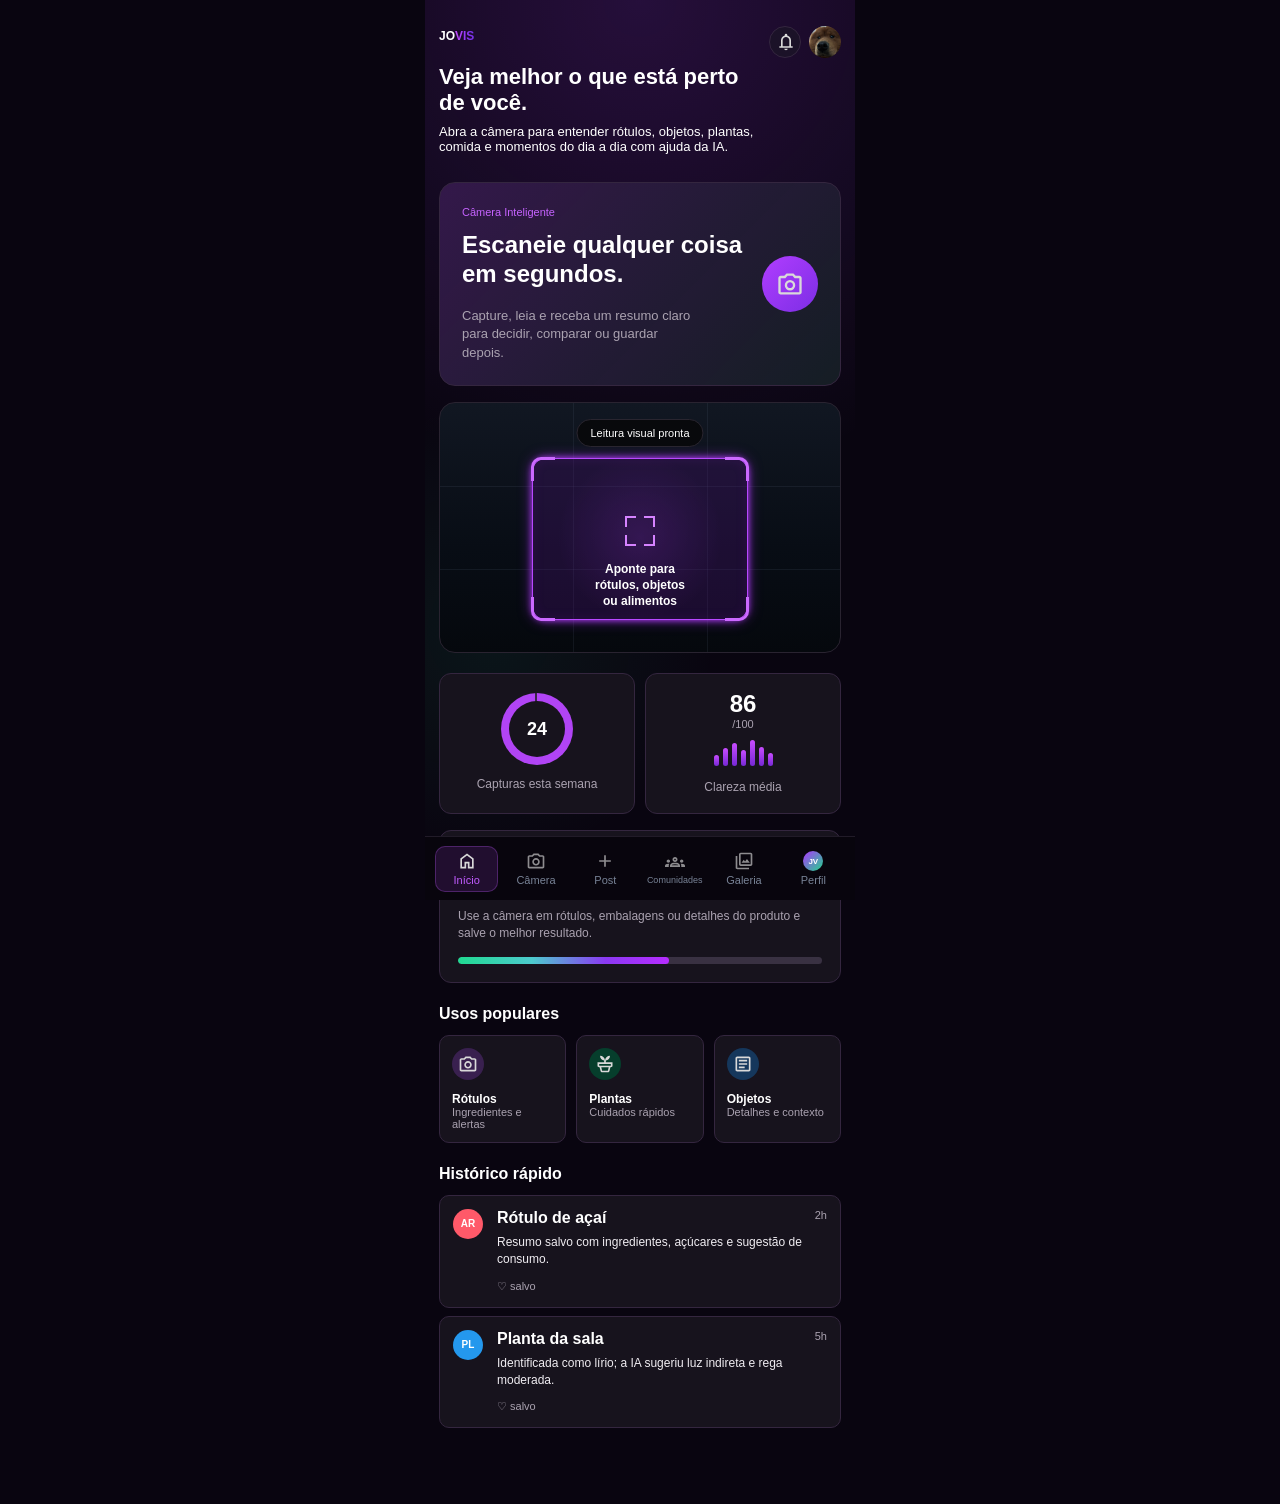
<file: index.html>
<!doctype html>
<html lang="pt-BR">
<head>
  <meta charset="utf-8">
  <meta name="viewport" content="width=device-width, initial-scale=1">
  <title>JOVIS</title>
  <link rel="stylesheet" href="styles.css">
</head>
<body>
  <div class="app-shell home-page">
    <header class="top-header">
      <div>
        <a class="logo logo-small" href="index.html"><span>JO</span><span class="gradient-text">VIS</span></a>
        <h1>Veja melhor o que está perto de você.</h1>
        <p>Abra a câmera para entender rótulos, objetos, plantas, comida e momentos do dia a dia com ajuda da IA.</p>
      </div>
      <div class="header-actions">
        <button class="round-button" aria-label="Notificacoes"><img class="icon" src="src/icons/notifications.svg" alt="" aria-hidden="true"></button>
        <a class="avatar" href="profile.html" aria-label="Abrir perfil"><img src="src/images/profile-pic.jpeg" alt=""></a>
      </div>
    </header>

    <main class="dashboard">
      <section class="scan-card home-hero-card">
        <div>
          <p class="eyebrow">Câmera Inteligente</p>
          <h2>Escaneie qualquer coisa<br>em segundos.</h2>
          <p>Capture, leia e receba um resumo claro para decidir, comparar ou guardar depois.</p>
        </div>
        <a class="camera-action" href="camera-scan.html" aria-label="Abrir camera"><img class="icon icon-large" src="src/icons/photo_camera.svg" alt="" aria-hidden="true"></a>
      </section>

      <section class="home-camera-preview" aria-label="Previa da camera JOVIS">
        <div class="scan-pill">Leitura visual pronta</div>
        <span class="grid-line v one"></span><span class="grid-line v two"></span>
        <span class="grid-line h one"></span><span class="grid-line h two"></span>
        <div class="scan-target">
          <span class="corner tl"></span><span class="corner tr"></span><span class="corner bl"></span><span class="corner br"></span>
          <div class="focus-icon"><span></span><span></span><span></span><span></span></div>
          <p>Aponte para<br>rótulos, objetos<br>ou alimentos</p>
        </div>
      </section>

      <section class="stats-grid">
        <article class="stat-card center">
          <div class="progress-ring"><span>24</span></div>
          <p>Capturas esta semana</p>
        </article>
        <article class="stat-card center">
          <div class="score-number">86</div>
          <div class="score-denominator">/100</div>
          <div class="mini-bars"><span></span><span></span><span></span><span></span><span></span><span></span><span></span></div>
          <p>Clareza média</p>
        </article>
      </section>

      <section class="challenge-card">
        <p class="eyebrow">Sugestão de hoje</p>
        <h2>Compare duas opções antes de comprar</h2>
        <p>Use a câmera em rótulos, embalagens ou detalhes do produto e salve o melhor resultado.</p>
        <div class="progress-track"><span style="width: 58%"></span></div>
      </section>

      <section>
        <h2 class="section-title">Usos populares</h2>
        <div class="community-mini-grid">
          <a class="community-mini" href="camera-scan.html"><span class="tile purple"><img class="icon" src="src/icons/photo_camera.svg" alt="" aria-hidden="true"></span><strong>Rótulos</strong><small>Ingredientes e alertas</small></a>
          <a class="community-mini" href="camera-scan.html"><span class="tile green"><img class="icon" src="src/icons/potted_plant.svg" alt="" aria-hidden="true"></span><strong>Plantas</strong><small>Cuidados rápidos</small></a>
          <a class="community-mini" href="camera-scan.html"><span class="tile blue"><img class="icon" src="src/icons/article.svg" alt="" aria-hidden="true"></span><strong>Objetos</strong><small>Detalhes e contexto</small></a>
        </div>
      </section>

      <section>
        <h2 class="section-title">Histórico rápido</h2>
        <article class="feed-card compact-feed">
          <span class="feed-avatar red">AR</span>
          <div><div class="feed-head"><strong>Rótulo de açaí</strong><small>2h</small></div><p>Resumo salvo com ingredientes, açúcares e sugestão de consumo.</p><small class="reaction">&#9825; salvo</small></div>
        </article>
        <article class="feed-card compact-feed">
          <span class="feed-avatar cyan">PL</span>
          <div><div class="feed-head"><strong>Planta da sala</strong><small>5h</small></div><p>Identificada como lírio; a IA sugeriu luz indireta e rega moderada.</p><small class="reaction">&#9825; salvo</small></div>
        </article>
      </section>
    </main>

    <nav class="bottom-navigation">
      <a class="active" href="index.html"><img class="icon" src="src/icons/home.svg" alt="" aria-hidden="true">Início</a>
      <a href="camera-scan.html"><img class="icon" src="src/icons/photo_camera.svg" alt="" aria-hidden="true">Câmera</a>
      <a href="create-post.html"><img class="icon" src="src/icons/add.svg" alt="" aria-hidden="true">Post</a>
      <a href="communities.html"><img class="icon" src="src/icons/groups.svg" alt="" aria-hidden="true">Comunidades</a>
      <a href="gallery.html"><img class="icon" src="src/icons/photo_library.svg" alt="" aria-hidden="true">Galeria</a>
      <a href="profile.html"><span class="nav-avatar">JV</span>Perfil</a>
    </nav>
  </div>
</body>
</html>
</file>
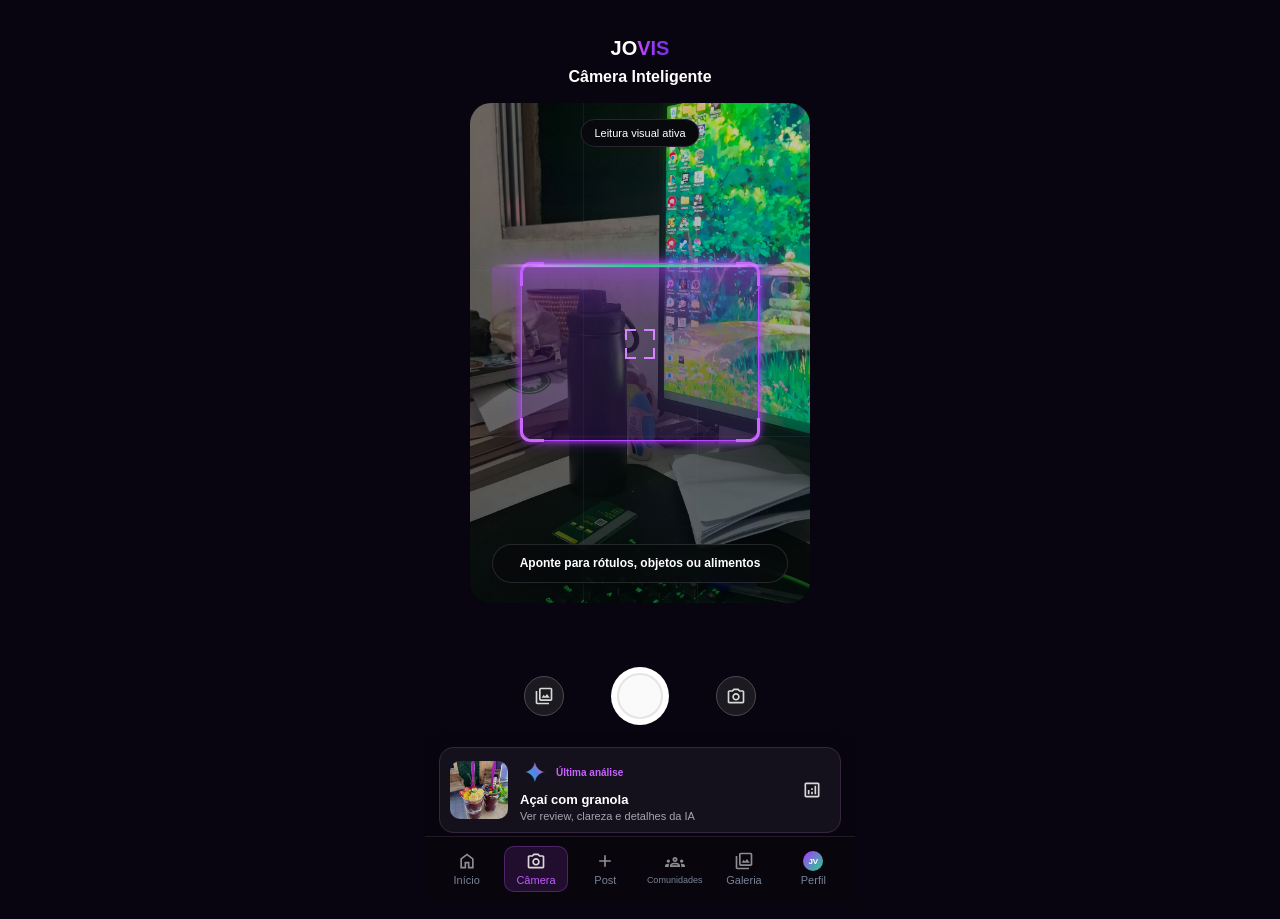
<file: camera-scan.html>
<!doctype html>
<html lang="pt-BR">
<head>
  <meta charset="utf-8">
  <meta name="viewport" content="width=device-width, initial-scale=1">
  <title>JOVIS Camera</title>
  <link rel="stylesheet" href="styles.css">
</head>
<body>
  <div class="app-shell camera-page">
    <header class="camera-header">
      <a class="logo logo-medium" href="index.html"><span>JO</span><span class="gradient-text">VIS</span></a>
      <h1>Câmera Inteligente</h1>
    </header>

    <main>
      <section class="camera-preview">
        <div class="scan-pill">Leitura visual ativa</div>
        <div class="scan-sweep" aria-hidden="true"></div>
        <span class="grid-line v one"></span><span class="grid-line v two"></span>
        <span class="grid-line h one"></span><span class="grid-line h two"></span>
        <div class="scan-target">
          <span class="corner tl"></span><span class="corner tr"></span><span class="corner bl"></span><span class="corner br"></span>
          <div class="focus-icon"><span></span><span></span><span></span><span></span></div>
        </div>
        <p class="scan-instruction">Aponte para rótulos, objetos ou alimentos</p>
      </section>

      <section class="capture-controls">
        <button class="capture-side" aria-label="Galeria"><img class="icon" src="src/icons/photo_library.svg" alt="" aria-hidden="true"></button>
        <a class="shutter" href="nutritional-result.html" aria-label="Capturar"></a>
        <button class="capture-side" aria-label="Modo camera"><img class="icon" src="src/icons/photo_camera.svg" alt="" aria-hidden="true"></button>
      </section>

      <a class="camera-result-card" href="nutritional-result.html">
        <img src="src/images/acai-toppings.jpg" alt="Acai com toppings">
        <div>
          <span><img class="icon icon-small ai-icon" src="src/icons/ai-icon.png" alt="" aria-hidden="true"> Última análise</span>
          <strong>Açaí com granola</strong>
          <small>Ver review, clareza e detalhes da IA</small>
        </div>
        <img class="icon" src="src/icons/analytics.svg" alt="" aria-hidden="true">
      </a>
    </main>

    <nav class="bottom-navigation">
      <a href="index.html"><img class="icon" src="src/icons/home.svg" alt="" aria-hidden="true">Início</a>
      <a class="active" href="camera-scan.html"><img class="icon" src="src/icons/photo_camera.svg" alt="" aria-hidden="true">Câmera</a>
      <a href="create-post.html"><img class="icon" src="src/icons/add.svg" alt="" aria-hidden="true">Post</a>
      <a href="communities.html"><img class="icon" src="src/icons/groups.svg" alt="" aria-hidden="true">Comunidades</a>
      <a href="gallery.html"><img class="icon" src="src/icons/photo_library.svg" alt="" aria-hidden="true">Galeria</a>
      <a href="profile.html"><span class="nav-avatar">JV</span>Perfil</a>
    </nav>
  </div>
  <script>
    const preview = document.querySelector(".camera-preview");
    const sweep = document.querySelector(".scan-sweep");

    if (preview && sweep && !window.matchMedia("(prefers-reduced-motion: reduce)").matches) {
      let direction = 1;
      let position = 28;

      function animateScan() {
        const limit = preview.clientHeight - sweep.offsetHeight - 28;
        position += direction * 1.8;

        if (position >= limit || position <= 28) {
          direction *= -1;
          position = Math.max(28, Math.min(position, limit));
        }

        sweep.style.transform = `translateY(${position}px)`;
        requestAnimationFrame(animateScan);
      }

      requestAnimationFrame(animateScan);
    }
  </script>
</body>
</html>
</file>
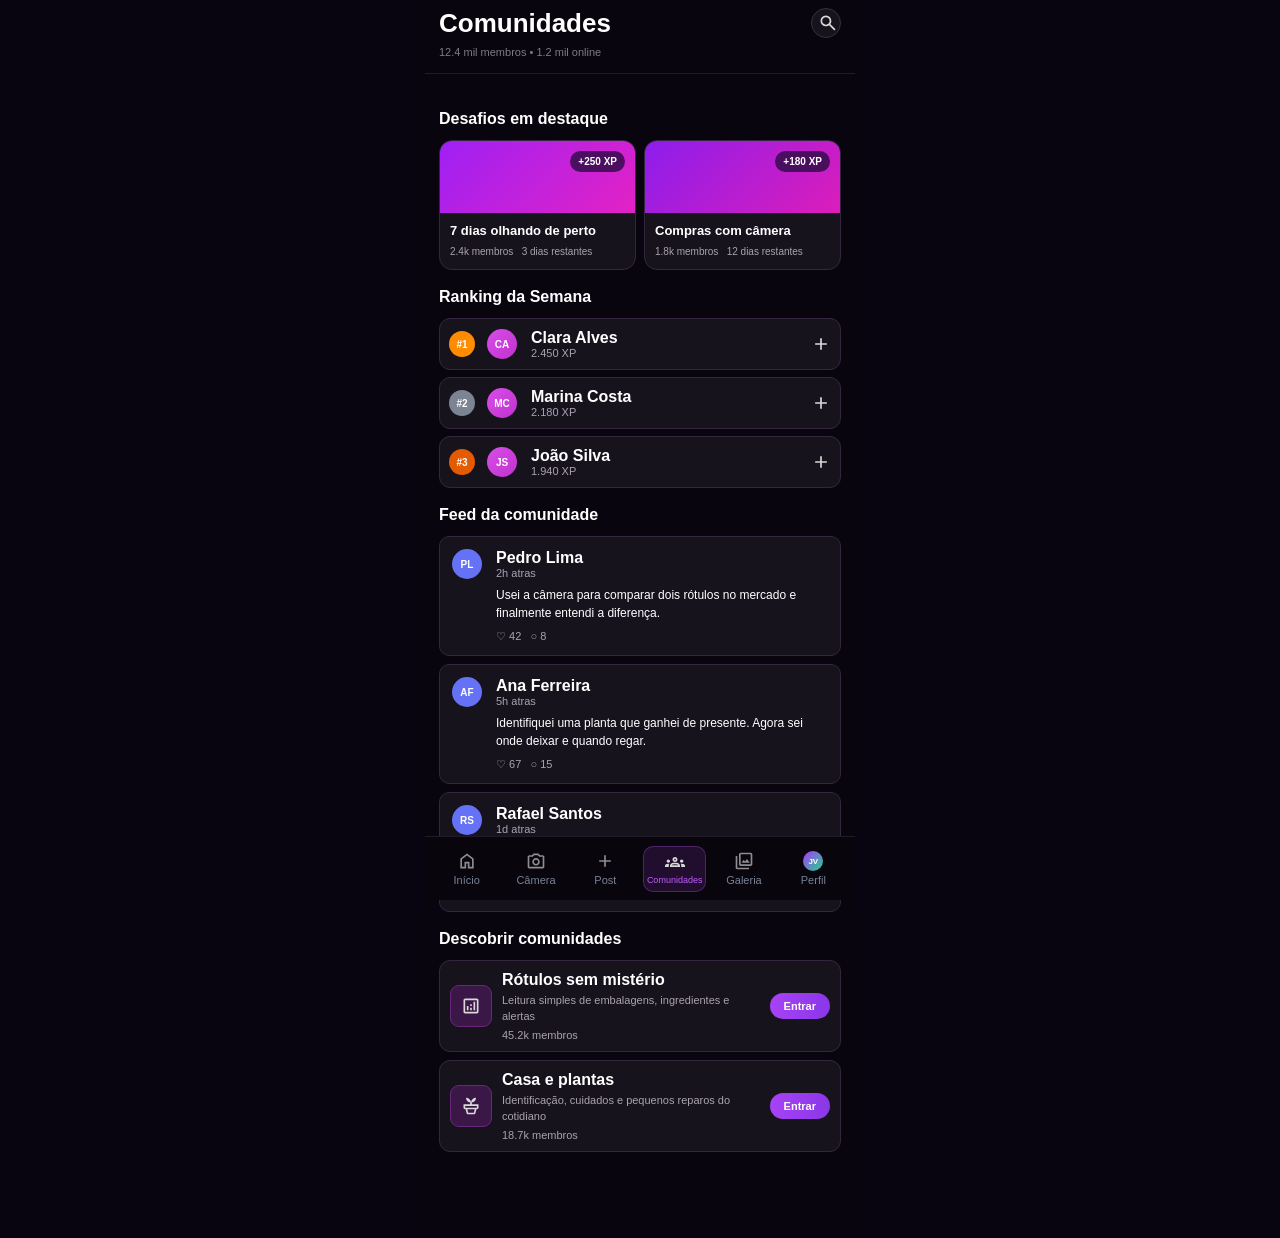
<file: communities.html>
<!doctype html>
<html lang="pt-BR">
<head>
  <meta charset="utf-8">
  <meta name="viewport" content="width=device-width, initial-scale=1">
  <title>Comunidades</title>
  <link rel="stylesheet" href="styles.css">
</head>
<body>
  <div class="app-shell communities-page">
    <header class="communities-header">
      <div>
        <h1>Comunidades</h1>
        <p>12.4 mil membros &bull; 1.2 mil online</p>
      </div>
      <button aria-label="Pesquisar"><img class="icon" src="src/icons/search.svg" alt="" aria-hidden="true"></button>
    </header>

    <main class="communities-content">
      <section>
        <h2 class="section-title">Desafios em destaque</h2>
        <div class="challenge-grid">
          <article class="featured-challenge"><div><span>+250 XP</span></div><section><h3>7 dias olhando de perto</h3><p>2.4k membros &nbsp; 3 dias restantes</p></section></article>
          <article class="featured-challenge"><div><span>+180 XP</span></div><section><h3>Compras com câmera</h3><p>1.8k membros &nbsp; 12 dias restantes</p></section></article>
        </div>
      </section>

      <section>
        <h2 class="section-title">Ranking da Semana</h2>
        <article class="ranking-row"><span class="rank first">#1</span><span class="avatar magenta">CA</span><div><strong>Clara Alves</strong><small>2.450 XP</small></div><span class="award"><img class="icon" src="src/icons/add.svg" alt="" aria-hidden="true"></span></article>
        <article class="ranking-row"><span class="rank second">#2</span><span class="avatar magenta">MC</span><div><strong>Marina Costa</strong><small>2.180 XP</small></div><span class="award"><img class="icon" src="src/icons/add.svg" alt="" aria-hidden="true"></span></article>
        <article class="ranking-row"><span class="rank third">#3</span><span class="avatar magenta">JS</span><div><strong>João Silva</strong><small>1.940 XP</small></div><span class="award"><img class="icon" src="src/icons/add.svg" alt="" aria-hidden="true"></span></article>
      </section>

      <section>
        <h2 class="section-title">Feed da comunidade</h2>
        <article class="feed-card social"><span class="feed-avatar violet-blue">PL</span><div><strong>Pedro Lima</strong><small>2h atras</small><p>Usei a câmera para comparar dois rótulos no mercado e finalmente entendi a diferença.</p><small>&#9825; 42 &nbsp; &#9675; 8</small></div></article>
        <article class="feed-card social"><span class="feed-avatar violet-blue">AF</span><div><strong>Ana Ferreira</strong><small>5h atras</small><p>Identifiquei uma planta que ganhei de presente. Agora sei onde deixar e quando regar.</p><small>&#9825; 67 &nbsp; &#9675; 15</small></div></article>
        <article class="feed-card social"><span class="feed-avatar violet-blue">RS</span><div><strong>Rafael Santos</strong><small>1d atras</small><p>Alguém mais usando a JOVIS para organizar fotos de objetos antigos? Quero dicas.</p><small>&#9825; 89 &nbsp; &#9675; 23</small></div></article>
      </section>

      <section>
        <h2 class="section-title">Descobrir comunidades</h2>
        <article class="discovery-card"><span class="discovery-icon"><img class="icon" src="src/icons/analytics.svg" alt="" aria-hidden="true"></span><div><strong>Rótulos sem mistério</strong><p>Leitura simples de embalagens, ingredientes e alertas</p><small>45.2k membros</small></div><button>Entrar</button></article>
        <article class="discovery-card"><span class="discovery-icon"><img class="icon" src="src/icons/potted_plant.svg" alt="" aria-hidden="true"></span><div><strong>Casa e plantas</strong><p>Identificação, cuidados e pequenos reparos do cotidiano</p><small>18.7k membros</small></div><button>Entrar</button></article>
      </section>
    </main>

    <nav class="bottom-navigation">
      <a href="index.html"><img class="icon" src="src/icons/home.svg" alt="" aria-hidden="true">Início</a>
      <a href="camera-scan.html"><img class="icon" src="src/icons/photo_camera.svg" alt="" aria-hidden="true">Câmera</a>
      <a href="create-post.html"><img class="icon" src="src/icons/add.svg" alt="" aria-hidden="true">Post</a>
      <a class="active" href="communities.html"><img class="icon" src="src/icons/groups.svg" alt="" aria-hidden="true">Comunidades</a>
      <a href="gallery.html"><img class="icon" src="src/icons/photo_library.svg" alt="" aria-hidden="true">Galeria</a>
      <a href="profile.html"><span class="nav-avatar">JV</span>Perfil</a>
    </nav>
  </div>
</body>
</html>
</file>
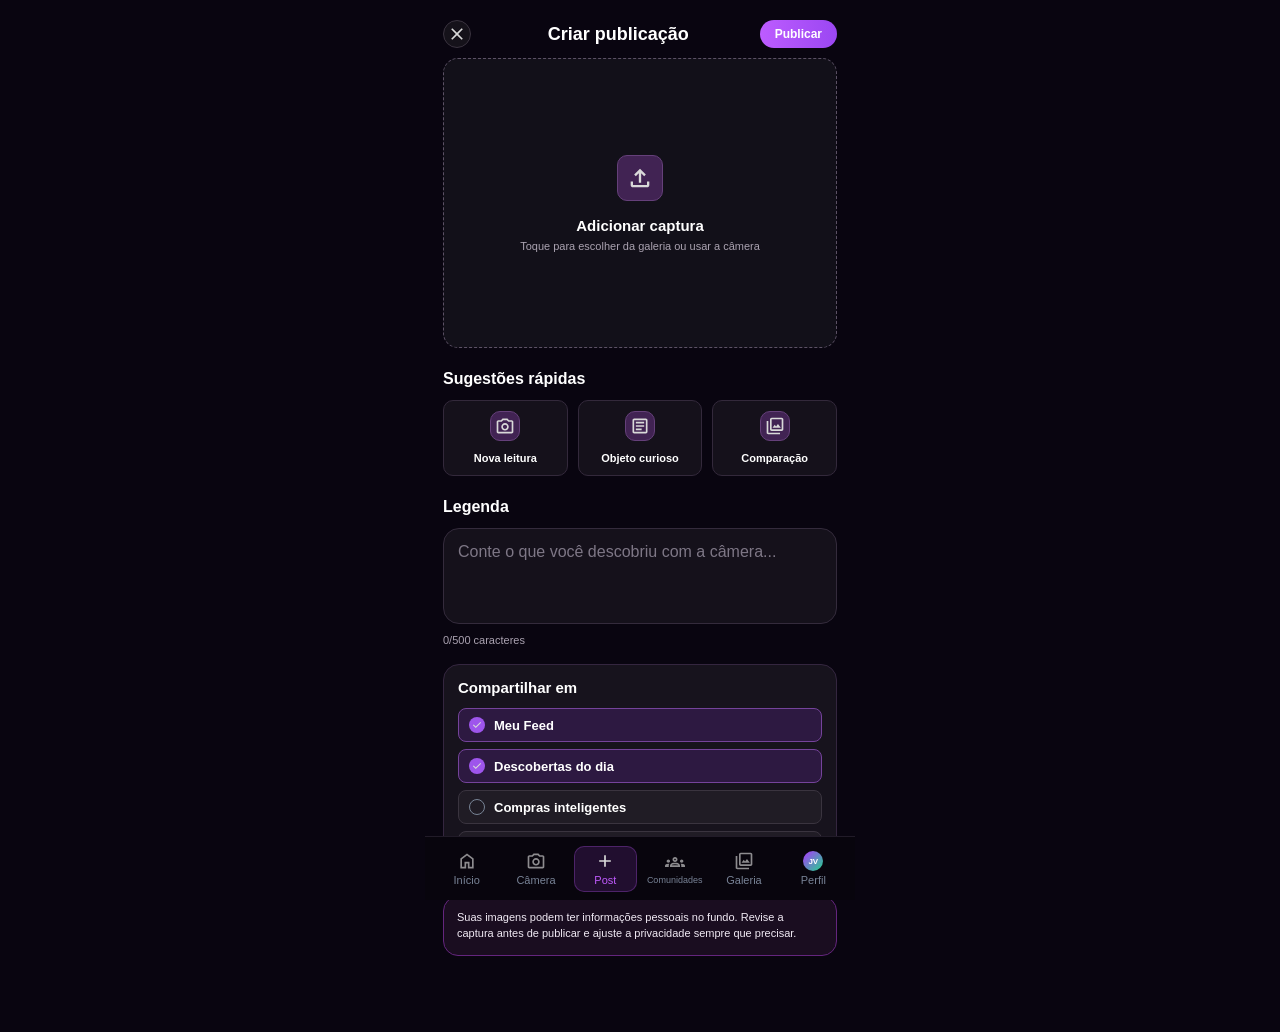
<file: create-post.html>
<!doctype html>
<html lang="pt-BR">
<head>
  <meta charset="utf-8">
  <meta name="viewport" content="width=device-width, initial-scale=1">
  <title>Criar publicação</title>
  <link rel="stylesheet" href="styles.css">
</head>
<body>
  <div class="app-shell post-page">
    <header class="post-header">
      <a class="close-button" href="index.html" aria-label="Fechar"><img class="icon" src="src/icons/close.svg" alt="" aria-hidden="true"></a>
      <h1>Criar publicação</h1>
      <button>Publicar</button>
    </header>

    <main class="post-content">
      <section class="photo-upload-area">
        <div class="upload-icon"><img class="icon icon-large" src="src/icons/upload.svg" alt="" aria-hidden="true"></div>
        <h2>Adicionar captura</h2>
        <p>Toque para escolher da galeria ou usar a câmera</p>
      </section>

      <section>
        <h2 class="section-title">Sugestões rápidas</h2>
        <div class="suggestion-grid">
          <button><span><img class="icon" src="src/icons/photo_camera.svg" alt="" aria-hidden="true"></span>Nova leitura</button>
          <button><span><img class="icon" src="src/icons/article.svg" alt="" aria-hidden="true"></span>Objeto curioso</button>
          <button><span><img class="icon" src="src/icons/photo_library.svg" alt="" aria-hidden="true"></span>Comparação</button>
        </div>
      </section>

      <section>
        <h2 class="section-title">Legenda</h2>
        <textarea placeholder="Conte o que você descobriu com a câmera..."></textarea>
        <p class="counter">0/500 caracteres</p>
      </section>

      <section class="share-card">
        <h2>Compartilhar em</h2>
        <div class="share-option selected"><span><img class="icon icon-tiny" src="src/icons/check.svg" alt="" aria-hidden="true"></span>Meu Feed</div>
        <div class="share-option selected"><span><img class="icon icon-tiny" src="src/icons/check.svg" alt="" aria-hidden="true"></span>Descobertas do dia</div>
        <div class="share-option"><span></span>Compras inteligentes</div>
        <div class="share-option"><span></span>Casa e plantas</div>
      </section>

      <section class="privacy-note">
        Suas imagens podem ter informações pessoais no fundo. Revise a captura antes de publicar e ajuste a privacidade sempre que precisar.
      </section>
    </main>

    <nav class="bottom-navigation">
      <a href="index.html"><img class="icon" src="src/icons/home.svg" alt="" aria-hidden="true">Início</a>
      <a href="camera-scan.html"><img class="icon" src="src/icons/photo_camera.svg" alt="" aria-hidden="true">Câmera</a>
      <a class="active" href="create-post.html"><img class="icon" src="src/icons/add.svg" alt="" aria-hidden="true">Post</a>
      <a href="communities.html"><img class="icon" src="src/icons/groups.svg" alt="" aria-hidden="true">Comunidades</a>
      <a href="gallery.html"><img class="icon" src="src/icons/photo_library.svg" alt="" aria-hidden="true">Galeria</a>
      <a href="profile.html"><span class="nav-avatar">JV</span>Perfil</a>
    </nav>
  </div>
</body>
</html>
</file>
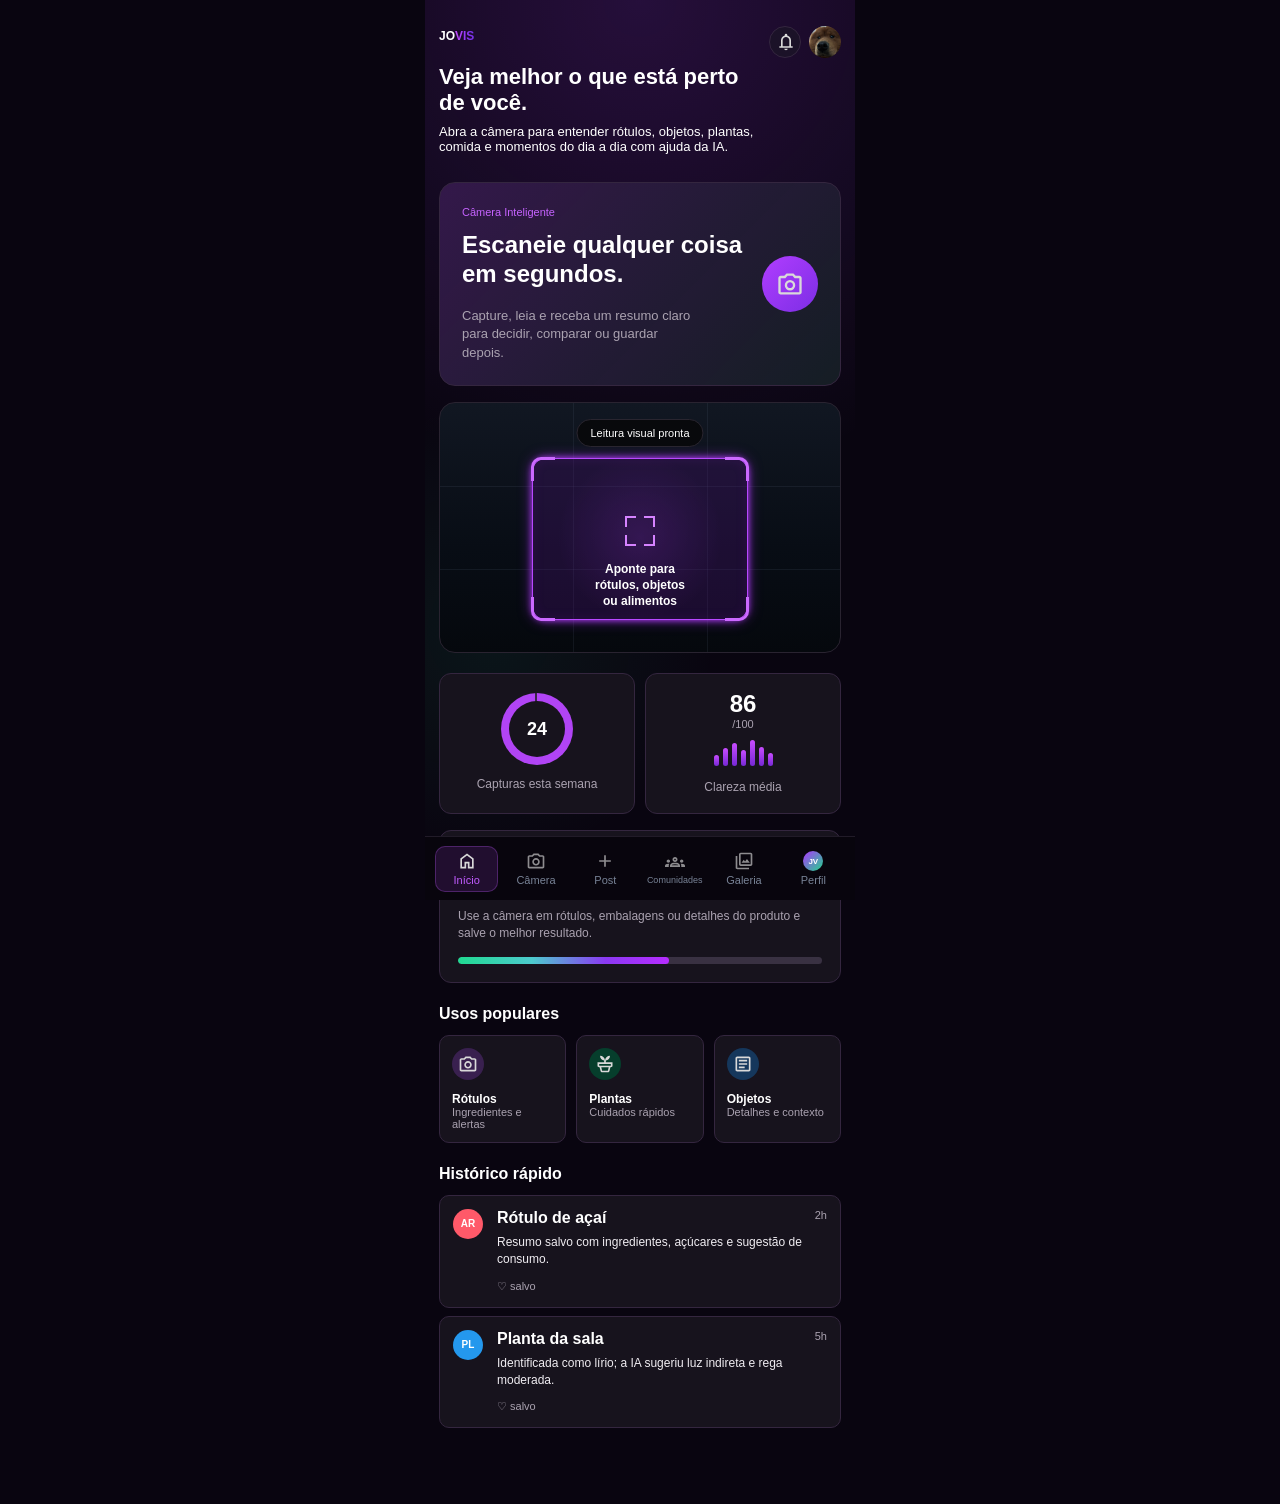
<file: dashboard.html>
<!doctype html>
<html lang="pt-BR">
<head>
  <meta charset="utf-8">
  <meta name="viewport" content="width=device-width, initial-scale=1">
  <meta http-equiv="refresh" content="0; url=index.html">
  <title>JOVIS</title>
  <link rel="canonical" href="index.html">
</head>
<body>
  <p>Redirecionando para <a href="index.html">Início</a>.</p>
</body>
</html>
</file>
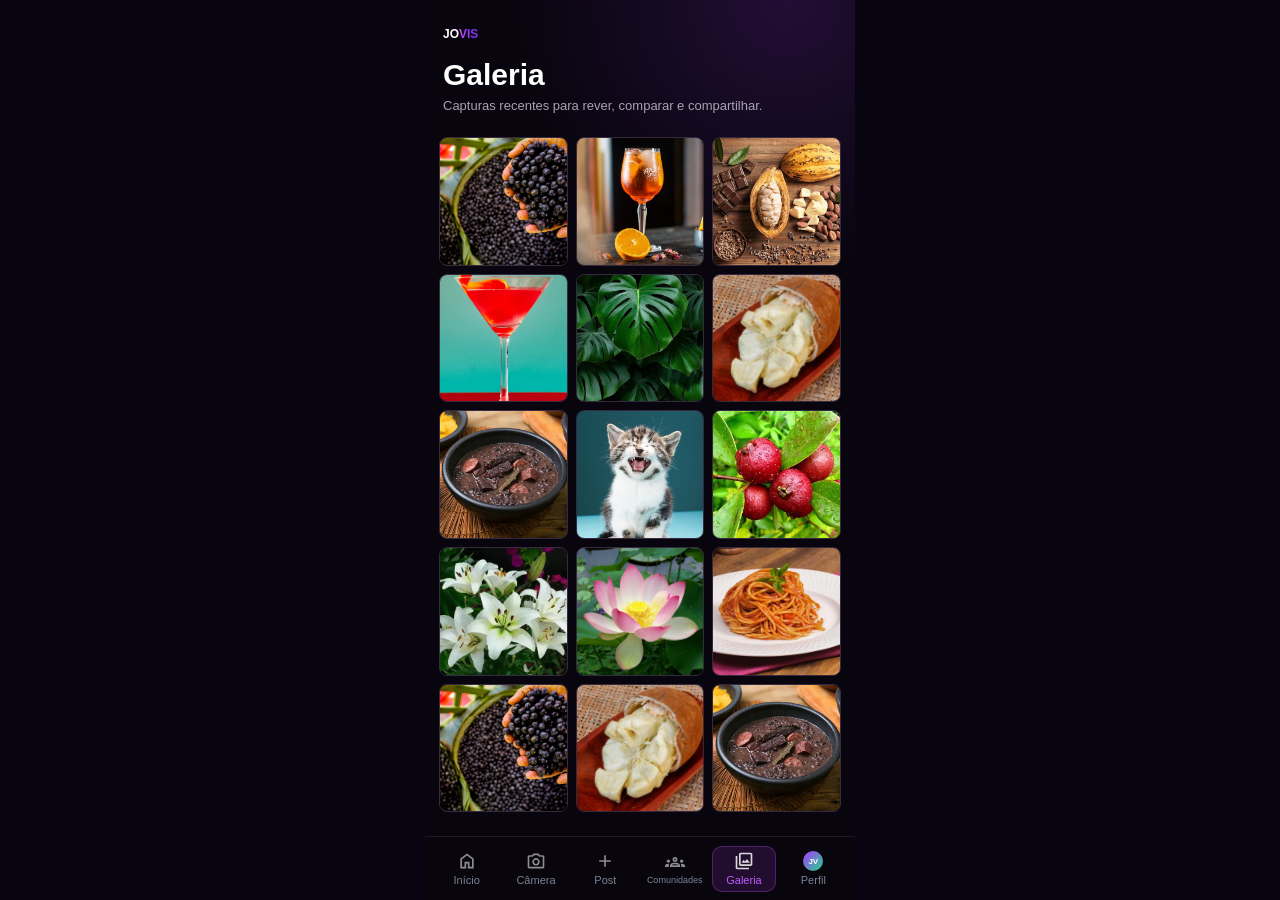
<file: gallery.html>
<!doctype html>
<html lang="pt-BR">
<head>
  <meta charset="utf-8">
  <meta name="viewport" content="width=device-width, initial-scale=1">
  <title>Galeria JOVIS</title>
  <link rel="stylesheet" href="styles.css">
</head>
<body>
  <div class="app-shell gallery-page">
    <header class="gallery-header">
      <div>
        <a class="logo logo-small" href="index.html"><span>JO</span><span class="gradient-text">VIS</span></a>
        <h1>Galeria</h1>
        <p>Capturas recentes para rever, comparar e compartilhar.</p>
      </div>
    </header>

    <main class="gallery-content">
      <section class="gallery-grid" aria-label="Galeria de imagens">
        <figure class="gallery-item">
          <img src="src/images/acai.webp" alt="Açaí">
          <a class="gallery-share" href="communities.html" aria-label="Compartilhar Açaí nas comunidades"><img class="icon" src="src/icons/share.svg" alt="" aria-hidden="true"></a>
          <button class="gallery-ai" type="button" aria-label="Ver review da IA"><img class="icon" src="src/icons/ai-icon.png" alt="" aria-hidden="true"></button>
        </figure>
        <figure class="gallery-item">
          <img src="src/images/aperol.jpg" alt="Aperol">
          <a class="gallery-share" href="communities.html" aria-label="Compartilhar Aperol nas comunidades"><img class="icon" src="src/icons/share.svg" alt="" aria-hidden="true"></a>
          <button class="gallery-ai" type="button" aria-label="Ver review da IA"><img class="icon" src="src/icons/ai-icon.png" alt="" aria-hidden="true"></button>
        </figure>
        <figure class="gallery-item">
          <img src="src/images/cacau.jpg" alt="Cacau">
          <a class="gallery-share" href="communities.html" aria-label="Compartilhar Cacau nas comunidades"><img class="icon" src="src/icons/share.svg" alt="" aria-hidden="true"></a>
          <button class="gallery-ai" type="button" aria-label="Ver review da IA"><img class="icon" src="src/icons/ai-icon.png" alt="" aria-hidden="true"></button>
        </figure>
        <figure class="gallery-item">
          <img src="src/images/cosmopolitan.webp" alt="Cosmopolitan">
          <a class="gallery-share" href="communities.html" aria-label="Compartilhar Cosmopolitan nas comunidades"><img class="icon" src="src/icons/share.svg" alt="" aria-hidden="true"></a>
          <button class="gallery-ai" type="button" aria-label="Ver review da IA"><img class="icon" src="src/icons/ai-icon.png" alt="" aria-hidden="true"></button>
        </figure>
        <figure class="gallery-item">
          <img src="src/images/costela-de-adao.webp" alt="Costela de adão">
          <a class="gallery-share" href="communities.html" aria-label="Compartilhar Costela de adão nas comunidades"><img class="icon" src="src/icons/share.svg" alt="" aria-hidden="true"></a>
          <button class="gallery-ai" type="button" aria-label="Ver review da IA"><img class="icon" src="src/icons/ai-icon.png" alt="" aria-hidden="true"></button>
        </figure>
        <figure class="gallery-item">
          <img src="src/images/cupuacu.webp" alt="Cupuaçu">
          <a class="gallery-share" href="communities.html" aria-label="Compartilhar Cupuaçu nas comunidades"><img class="icon" src="src/icons/share.svg" alt="" aria-hidden="true"></a>
          <button class="gallery-ai" type="button" aria-label="Ver review da IA"><img class="icon" src="src/icons/ai-icon.png" alt="" aria-hidden="true"></button>
        </figure>
        <figure class="gallery-item">
          <img src="src/images/feijoada.webp" alt="Feijoada">
          <a class="gallery-share" href="communities.html" aria-label="Compartilhar Feijoada nas comunidades"><img class="icon" src="src/icons/share.svg" alt="" aria-hidden="true"></a>
          <button class="gallery-ai" type="button" aria-label="Ver review da IA"><img class="icon" src="src/icons/ai-icon.png" alt="" aria-hidden="true"></button>
        </figure>
        <figure class="gallery-item">
          <img src="src/images/gato.jpg" alt="Gato">
          <a class="gallery-share" href="communities.html" aria-label="Compartilhar Gato nas comunidades"><img class="icon" src="src/icons/share.svg" alt="" aria-hidden="true"></a>
          <button class="gallery-ai" type="button" aria-label="Ver review da IA"><img class="icon" src="src/icons/ai-icon.png" alt="" aria-hidden="true"></button>
        </figure>
        <figure class="gallery-item">
          <img src="src/images/jambo.webp" alt="Jambo">
          <a class="gallery-share" href="communities.html" aria-label="Compartilhar Jambo nas comunidades"><img class="icon" src="src/icons/share.svg" alt="" aria-hidden="true"></a>
          <button class="gallery-ai" type="button" aria-label="Ver review da IA"><img class="icon" src="src/icons/ai-icon.png" alt="" aria-hidden="true"></button>
        </figure>
        <figure class="gallery-item">
          <img src="src/images/lirio.jpg" alt="Lírio">
          <a class="gallery-share" href="communities.html" aria-label="Compartilhar Lírio nas comunidades"><img class="icon" src="src/icons/share.svg" alt="" aria-hidden="true"></a>
          <button class="gallery-ai" type="button" aria-label="Ver review da IA"><img class="icon" src="src/icons/ai-icon.png" alt="" aria-hidden="true"></button>
        </figure>
        <figure class="gallery-item">
          <img src="src/images/lotus.jpg" alt="Lótus">
          <a class="gallery-share" href="communities.html" aria-label="Compartilhar Lótus nas comunidades"><img class="icon" src="src/icons/share.svg" alt="" aria-hidden="true"></a>
          <button class="gallery-ai" type="button" aria-label="Ver review da IA"><img class="icon" src="src/icons/ai-icon.png" alt="" aria-hidden="true"></button>
        </figure>
        <figure class="gallery-item">
          <img src="src/images/macarrao.webp" alt="Macarrão">
          <a class="gallery-share" href="communities.html" aria-label="Compartilhar Macarrão nas comunidades"><img class="icon" src="src/icons/share.svg" alt="" aria-hidden="true"></a>
          <button class="gallery-ai" type="button" aria-label="Ver review da IA"><img class="icon" src="src/icons/ai-icon.png" alt="" aria-hidden="true"></button>
        </figure>
        <figure class="gallery-item">
          <img src="src/images/acai.webp" alt="Açaí repetido">
          <a class="gallery-share" href="communities.html" aria-label="Compartilhar Açaí repetido nas comunidades"><img class="icon" src="src/icons/share.svg" alt="" aria-hidden="true"></a>
          <button class="gallery-ai" type="button" aria-label="Ver review da IA"><img class="icon" src="src/icons/ai-icon.png" alt="" aria-hidden="true"></button>
        </figure>
        <figure class="gallery-item">
          <img src="src/images/cupuacu.webp" alt="Cupuaçu repetido">
          <a class="gallery-share" href="communities.html" aria-label="Compartilhar Cupuaçu repetido nas comunidades"><img class="icon" src="src/icons/share.svg" alt="" aria-hidden="true"></a>
          <button class="gallery-ai" type="button" aria-label="Ver review da IA"><img class="icon" src="src/icons/ai-icon.png" alt="" aria-hidden="true"></button>
        </figure>
        <figure class="gallery-item">
          <img src="src/images/feijoada.webp" alt="Feijoada repetida">
          <a class="gallery-share" href="communities.html" aria-label="Compartilhar Feijoada repetida nas comunidades"><img class="icon" src="src/icons/share.svg" alt="" aria-hidden="true"></a>
          <button class="gallery-ai" type="button" aria-label="Ver review da IA"><img class="icon" src="src/icons/ai-icon.png" alt="" aria-hidden="true"></button>
        </figure>
      </section>
    </main>

    <nav class="bottom-navigation">
      <a href="index.html"><img class="icon" src="src/icons/home.svg" alt="" aria-hidden="true">Início</a>
      <a href="camera-scan.html"><img class="icon" src="src/icons/photo_camera.svg" alt="" aria-hidden="true">Câmera</a>
      <a href="create-post.html"><img class="icon" src="src/icons/add.svg" alt="" aria-hidden="true">Post</a>
      <a href="communities.html"><img class="icon" src="src/icons/groups.svg" alt="" aria-hidden="true">Comunidades</a>
      <a class="active" href="gallery.html"><img class="icon" src="src/icons/photo_library.svg" alt="" aria-hidden="true">Galeria</a>
      <a href="profile.html"><span class="nav-avatar">JV</span>Perfil</a>
    </nav>
  </div>
  <div class="profile-modal" data-gallery-modal hidden>
    <div class="profile-modal-card" role="dialog" aria-modal="true" aria-labelledby="gallery-modal-title">
      <button class="modal-close" type="button" data-close-gallery-modal aria-label="Fechar"><img class="icon" src="src/icons/close.svg" alt="" aria-hidden="true"></button>
      <img class="modal-image" data-gallery-modal-image src="src/images/acai.webp" alt="">
      <h2 id="gallery-modal-title"><img class="icon ai-icon" src="src/icons/ai-icon.png" alt="" aria-hidden="true"><span data-gallery-modal-title>Review da IA</span></h2>
      <p data-gallery-modal-detail>Análise gerada pela IA.</p>
    </div>
  </div>
  <script>
    const galleryModal = document.querySelector("[data-gallery-modal]");
    const galleryModalImage = document.querySelector("[data-gallery-modal-image]");
    const galleryModalTitle = document.querySelector("[data-gallery-modal-title]");
    const galleryModalDetail = document.querySelector("[data-gallery-modal-detail]");

    const galleryReviews = {
      acai: "Alimento roxo intenso, provavelmente açaí. A IA destacaria textura cremosa, potencial energia rapida e necessidade de verificar toppings ou açúcares adicionados.",
      aperol: "Bebida alaranjada em copo, com perfil visual de drink. A IA marcaria cor vibrante, apresentação social e recomendaria consumo responsável.",
      cacau: "Imagem associada a cacau. A IA buscaria casca, polpa ou graos e classificaria como ingrediente natural com contexto culinário.",
      cosmopolitan: "Drink de cor rosada, visual limpo e urbano. A IA indicaria bebida preparada, possível coquetel e boa captura para catalogar ocasiões.",
      "costela de adao": "Planta ornamental de folhas recortadas. A IA sugeriria luz indireta, limpeza das folhas e atenção a pets.",
      cupuacu: "Fruta amazônica de polpa clara e aroma marcante. A IA classificaria como alimento regional e bom item para receitas ou comparação nutricional.",
      feijoada: "Prato brasileiro com feijão escuro e acompanhamentos. A IA destacaria refeição densa, sabor marcante e porção a observar.",
      gato: "Animal doméstico em cena. A IA focaria em identificação geral, expressão e contexto, evitando conclusões de saúde sem dados.",
      jambo: "Fruta de casca avermelhada. A IA apontaria alimento fresco, textura brilhante e uso em catálogo de compras ou curiosidades.",
      lirio: "Flor ornamental delicada. A IA sugeriria identificação botânica, cuidado com luz e alerta de toxicidade para pets em alguns lirios.",
      lotus: "Flor aquática ou ornamental. A IA destacaria simetria, valor decorativo e contexto natural.",
      macarrao: "Prato de massa. A IA classificaria como refeição, observaria molho e porção, e sugeriria comparar ingredientes se houver embalagem."
    };

    function normalizeTitle(title) {
      return title.toLowerCase().replace(" repetido", "").replace(" repetida", "").replace(/-/g, " ");
    }

    function reviewFor(title) {
      const key = normalizeTitle(title);
      return galleryReviews[key] || `${title}: a IA identificaria elementos principais, cores, textura e contexto de uso para salvar uma descricao mais util da captura.`;
    }

    function closeGalleryModal() {
      galleryModal.hidden = true;
      document.body.classList.remove("modal-open");
    }

    document.querySelectorAll(".gallery-ai").forEach((button) => {
      button.addEventListener("click", () => {
        const image = button.closest(".gallery-item").querySelector("img");
        galleryModalImage.src = image.src;
        galleryModalImage.alt = image.alt;
        galleryModalTitle.textContent = image.alt;
        galleryModalDetail.textContent = reviewFor(image.alt);
        galleryModal.hidden = false;
        document.body.classList.add("modal-open");
      });
    });

    document.querySelector("[data-close-gallery-modal]").addEventListener("click", closeGalleryModal);
    galleryModal.addEventListener("click", (event) => {
      if (event.target === galleryModal) closeGalleryModal();
    });
    document.addEventListener("keydown", (event) => {
      if (event.key === "Escape" && !galleryModal.hidden) closeGalleryModal();
    });
  </script>
</body>
</html>
</file>
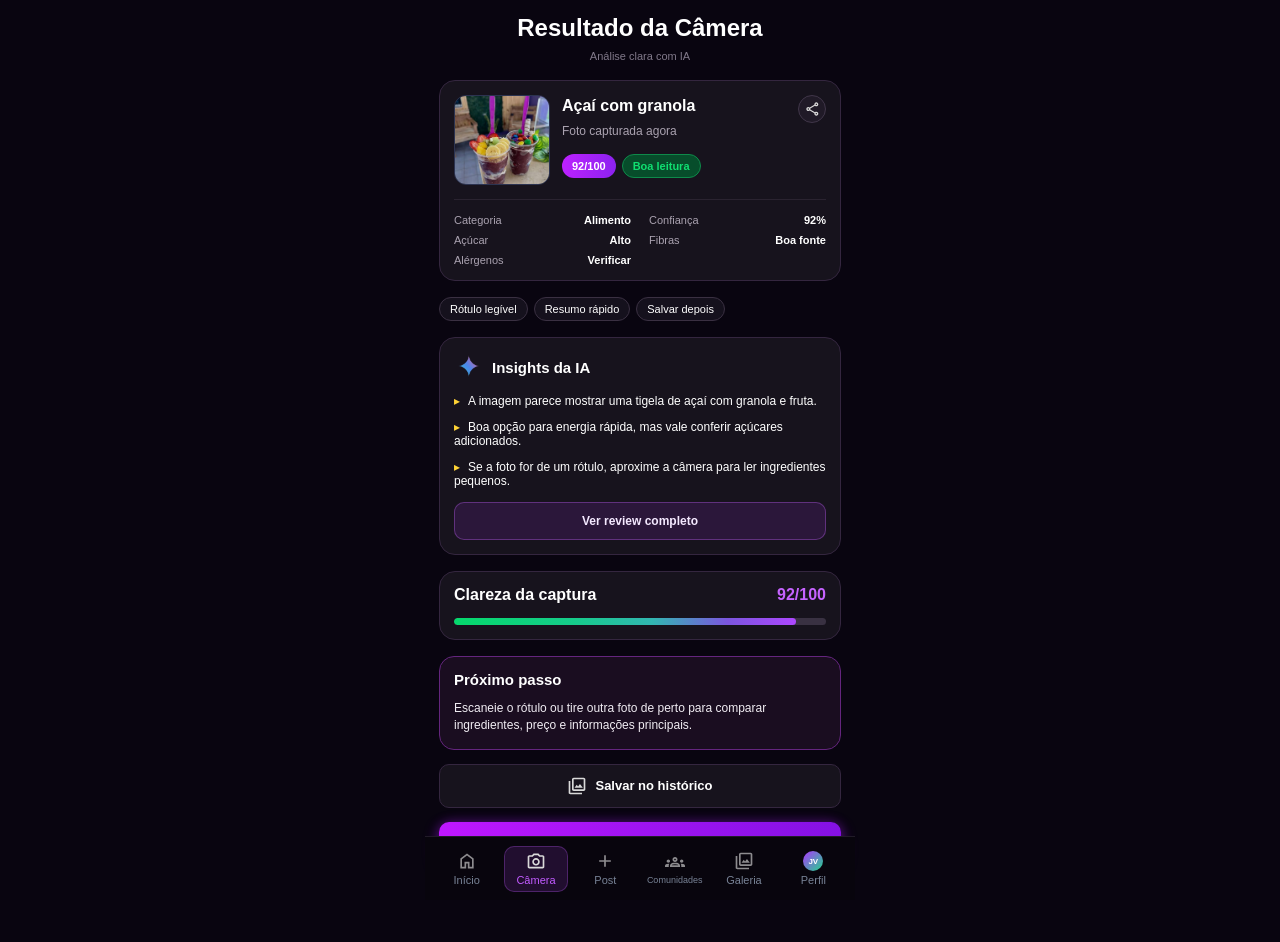
<file: nutritional-result.html>
<!doctype html>
<html lang="pt-BR">
<head>
  <meta charset="utf-8">
  <meta name="viewport" content="width=device-width, initial-scale=1">
  <title>Resultado da Câmera</title>
  <link rel="stylesheet" href="styles.css">
</head>
<body>
  <div class="app-shell result-page">
    <header class="result-header">
      <h1>Resultado da Câmera</h1>
      <p>Análise clara com IA</p>
    </header>

    <main class="result-content">
      <section class="product-summary-card">
        <div class="product-top">
          <img class="product-thumb" src="src/images/acai-toppings.jpg" alt="Açaí com granola, frutas e toppings">
          <div class="product-info">
            <h2>Açaí com granola</h2>
            <p>Foto capturada agora</p>
            <div class="badge-row"><span class="score-badge">92/100</span><span class="benefit-badge">Boa leitura</span></div>
          </div>
          <button class="share-button" aria-label="Compartilhar"><img class="icon icon-small" src="src/icons/share.svg" alt="" aria-hidden="true"></button>
        </div>
        <div class="divider"></div>
        <div class="metrics">
          <div><span>Categoria</span><strong>Alimento</strong></div>
          <div><span>Confiança</span><strong>92%</strong></div>
          <div><span>Açúcar</span><strong>Alto</strong></div>
          <div><span>Fibras</span><strong>Boa fonte</strong></div>
          <div><span>Alérgenos</span><strong>Verificar</strong></div>
        </div>
      </section>

      <section class="tag-row"><span>Rótulo legível</span><span>Resumo rápido</span><span>Salvar depois</span></section>

      <section class="info-card ai-card">
        <h2><img class="icon ai-icon" src="src/icons/ai-icon.png" alt="" aria-hidden="true">Insights da IA</h2>
        <ul class="insights">
          <li>A imagem parece mostrar uma tigela de açaí com granola e fruta.</li>
          <li>Boa opção para energia rápida, mas vale conferir açúcares adicionados.</li>
          <li>Se a foto for de um rótulo, aproxime a câmera para ler ingredientes pequenos.</li>
        </ul>
        <button class="ai-review-button" type="button" data-result-review>Ver review completo</button>
      </section>

      <section class="nutrition-score-card">
        <div><strong>Clareza da captura</strong><strong class="violet">92/100</strong></div>
        <div class="score-track"><span></span></div>
      </section>

      <section class="recommendation-card">
        <h2>Próximo passo</h2>
        <p>Escaneie o rótulo ou tire outra foto de perto para comparar ingredientes, preço e informações principais.</p>
      </section>

      <button class="secondary-button"><img class="icon" src="src/icons/photo_library.svg" alt="" aria-hidden="true">Salvar no histórico</button>
      <a class="scan-again-button" href="camera-scan.html"><img class="icon" src="src/icons/photo_camera.svg" alt="" aria-hidden="true">Escanear outro item</a>
    </main>

    <nav class="bottom-navigation">
      <a href="index.html"><img class="icon" src="src/icons/home.svg" alt="" aria-hidden="true">Início</a>
      <a class="active" href="camera-scan.html"><img class="icon" src="src/icons/photo_camera.svg" alt="" aria-hidden="true">Câmera</a>
      <a href="create-post.html"><img class="icon" src="src/icons/add.svg" alt="" aria-hidden="true">Post</a>
      <a href="communities.html"><img class="icon" src="src/icons/groups.svg" alt="" aria-hidden="true">Comunidades</a>
      <a href="gallery.html"><img class="icon" src="src/icons/photo_library.svg" alt="" aria-hidden="true">Galeria</a>
      <a href="profile.html"><span class="nav-avatar">JV</span>Perfil</a>
    </nav>
  </div>
  <div class="profile-modal" data-result-modal hidden>
    <div class="profile-modal-card" role="dialog" aria-modal="true" aria-labelledby="result-modal-title">
      <button class="modal-close" type="button" data-close-result-modal aria-label="Fechar"><img class="icon" src="src/icons/close.svg" alt="" aria-hidden="true"></button>
      <img class="modal-ai-icon" src="src/icons/ai-icon.png" alt="" aria-hidden="true">
      <h2 id="result-modal-title">Review da IA</h2>
      <p>Açaí com toppings: captura com boa definição de textura, cores e ingredientes visíveis. A IA identifica uma base de açaí com granola e frutas, provavelmente rica em energia rápida. Pontos de atenção: conferir tamanho da porção, açúcares adicionados e toppings extras antes de comparar com outras opções.</p>
    </div>
  </div>
  <script>
    const resultModal = document.querySelector("[data-result-modal]");
    document.querySelector("[data-result-review]").addEventListener("click", () => {
      resultModal.hidden = false;
      document.body.classList.add("modal-open");
    });
    document.querySelector("[data-close-result-modal]").addEventListener("click", () => {
      resultModal.hidden = true;
      document.body.classList.remove("modal-open");
    });
    resultModal.addEventListener("click", (event) => {
      if (event.target === resultModal) {
        resultModal.hidden = true;
        document.body.classList.remove("modal-open");
      }
    });
  </script>
</body>
</html>
</file>
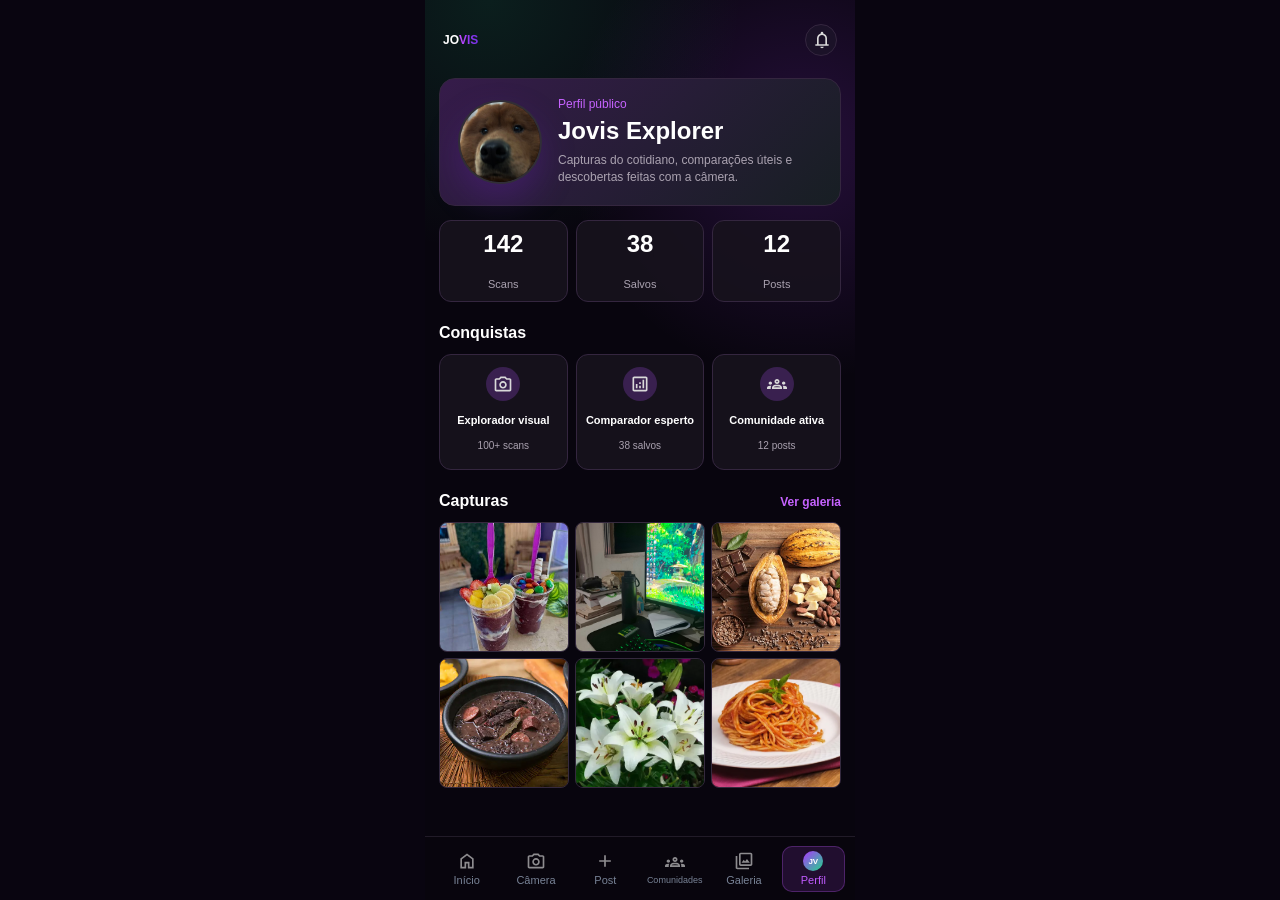
<file: profile.html>
<!doctype html>
<html lang="pt-BR">
<head>
  <meta charset="utf-8">
  <meta name="viewport" content="width=device-width, initial-scale=1">
  <title>Perfil JOVIS</title>
  <link rel="stylesheet" href="styles.css">
</head>
<body>
  <div class="app-shell profile-page">
    <header class="profile-header">
      <a class="logo logo-small" href="index.html"><span>JO</span><span class="gradient-text">VIS</span></a>
      <button class="round-button" type="button" data-open-achievement="Explorador visual" aria-label="Abrir destaque do perfil">
        <img class="icon" src="src/icons/notifications.svg" alt="" aria-hidden="true">
      </button>
    </header>

    <main class="profile-content">
      <section class="profile-hero reveal-on-load">
        <img class="profile-avatar" src="src/images/profile-pic.jpeg" alt="Foto de perfil Jovis Explorer">
        <div class="profile-copy">
          <p class="eyebrow">Perfil público</p>
          <h1>Jovis Explorer</h1>
          <p>Capturas do cotidiano, comparações úteis e descobertas feitas com a câmera.</p>
        </div>
      </section>

      <section class="profile-stats reveal-on-load" aria-label="Estatisticas do perfil">
        <article>
          <strong data-count-to="142">0</strong>
          <span>Scans</span>
        </article>
        <article>
          <strong data-count-to="38">0</strong>
          <span>Salvos</span>
        </article>
        <article>
          <strong data-count-to="12">0</strong>
          <span>Posts</span>
        </article>
      </section>

      <section class="profile-achievements reveal-on-load">
        <h2 class="section-title">Conquistas</h2>
        <div class="achievement-row">
          <button type="button" data-open-achievement="Explorador visual" data-detail="Você completou 100 scans e desbloqueou resumos mais detalhados.">
            <span><img class="icon" src="src/icons/photo_camera.svg" alt="" aria-hidden="true"></span>
            <strong>Explorador visual</strong>
            <small>100+ scans</small>
          </button>
          <button type="button" data-open-achievement="Comparador esperto" data-detail="Você salvou comparações de rótulos, produtos e imagens para revisar depois.">
            <span><img class="icon" src="src/icons/analytics.svg" alt="" aria-hidden="true"></span>
            <strong>Comparador esperto</strong>
            <small>38 salvos</small>
          </button>
          <button type="button" data-open-achievement="Comunidade ativa" data-detail="Você compartilhou descobertas e recebeu respostas da comunidade.">
            <span><img class="icon" src="src/icons/groups.svg" alt="" aria-hidden="true"></span>
            <strong>Comunidade ativa</strong>
            <small>12 posts</small>
          </button>
        </div>
      </section>

      <section class="profile-gallery reveal-on-load">
        <div class="profile-section-head">
          <h2 class="section-title">Capturas</h2>
          <a href="gallery.html">Ver galeria</a>
        </div>
        <div class="profile-image-grid" aria-label="Capturas do perfil">
          <button type="button" data-preview="src/images/acai-toppings.jpg" data-title="Acai com toppings"><img src="src/images/acai-toppings.jpg" alt="Acai com toppings"><span class="ai-review-chip"><img class="icon" src="src/icons/ai-icon.png" alt="" aria-hidden="true">AI review</span></button>
          <button type="button" data-preview="src/images/camera-vision.jpeg" data-title="Leitura pela camera"><img src="src/images/camera-vision.jpeg" alt="Leitura pela camera"><span class="ai-review-chip"><img class="icon" src="src/icons/ai-icon.png" alt="" aria-hidden="true">AI review</span></button>
          <button type="button" data-preview="src/images/cacau.jpg" data-title="Cacau"><img src="src/images/cacau.jpg" alt="Cacau"><span class="ai-review-chip"><img class="icon" src="src/icons/ai-icon.png" alt="" aria-hidden="true">AI review</span></button>
          <button type="button" data-preview="src/images/feijoada.webp" data-title="Feijoada"><img src="src/images/feijoada.webp" alt="Feijoada"><span class="ai-review-chip"><img class="icon" src="src/icons/ai-icon.png" alt="" aria-hidden="true">AI review</span></button>
          <button type="button" data-preview="src/images/lirio.jpg" data-title="Lirio"><img src="src/images/lirio.jpg" alt="Lirio"><span class="ai-review-chip"><img class="icon" src="src/icons/ai-icon.png" alt="" aria-hidden="true">AI review</span></button>
          <button type="button" data-preview="src/images/macarrao.webp" data-title="Macarrao"><img src="src/images/macarrao.webp" alt="Macarrao"><span class="ai-review-chip"><img class="icon" src="src/icons/ai-icon.png" alt="" aria-hidden="true">AI review</span></button>
        </div>
      </section>
    </main>

    <div class="profile-modal" data-profile-modal hidden>
      <div class="profile-modal-card" role="dialog" aria-modal="true" aria-labelledby="profile-modal-title">
        <button class="modal-close" type="button" data-close-modal aria-label="Fechar"><img class="icon" src="src/icons/close.svg" alt="" aria-hidden="true"></button>
        <img class="modal-image" data-modal-image src="src/images/acai-toppings.jpg" alt="">
        <h2 id="profile-modal-title"><img class="icon ai-icon" src="src/icons/ai-icon.png" alt="" aria-hidden="true"><span data-modal-title>Captura</span></h2>
        <p data-modal-detail>Detalhes da captura selecionada.</p>
      </div>
    </div>

    <nav class="bottom-navigation">
      <a href="index.html"><img class="icon" src="src/icons/home.svg" alt="" aria-hidden="true">Início</a>
      <a href="camera-scan.html"><img class="icon" src="src/icons/photo_camera.svg" alt="" aria-hidden="true">Câmera</a>
      <a href="create-post.html"><img class="icon" src="src/icons/add.svg" alt="" aria-hidden="true">Post</a>
      <a href="communities.html"><img class="icon" src="src/icons/groups.svg" alt="" aria-hidden="true">Comunidades</a>
      <a href="gallery.html"><img class="icon" src="src/icons/photo_library.svg" alt="" aria-hidden="true">Galeria</a>
      <a class="active" href="profile.html"><span class="nav-avatar">JV</span>Perfil</a>
    </nav>
  </div>

  <script>
    const reduceMotion = window.matchMedia("(prefers-reduced-motion: reduce)").matches;
    const modal = document.querySelector("[data-profile-modal]");
    const modalImage = document.querySelector("[data-modal-image]");
    const modalTitle = document.querySelector("[data-modal-title]");
    const modalDetail = document.querySelector("[data-modal-detail]");

    document.querySelectorAll("[data-count-to]").forEach((stat) => {
      const target = Number(stat.dataset.countTo);

      if (reduceMotion) {
        stat.textContent = target;
        return;
      }

      let frame = 0;
      const totalFrames = 42;
      const tick = () => {
        frame += 1;
        const progress = 1 - Math.pow(1 - frame / totalFrames, 3);
        stat.textContent = Math.round(target * progress);
        if (frame < totalFrames) requestAnimationFrame(tick);
      };
      requestAnimationFrame(tick);
    });

    function openModal({ title, detail, image }) {
      modalTitle.textContent = title;
      modalDetail.textContent = detail;
      modalImage.hidden = !image;
      if (image) {
        modalImage.src = image;
        modalImage.alt = title;
      }
      modal.hidden = false;
      document.body.classList.add("modal-open");
    }

    function generatedReview(title) {
      const reviews = {
        "Acai com toppings": "A IA identifica uma tigela de açaí com granola e frutas. Características: cores roxas intensas, textura cremosa e toppings crocantes. Bom para revisar ingredientes e comparar quantidade de açúcar.",
        "Leitura pela camera": "A IA detecta uma cena de camera ativa, com foco em leitura visual. Características: ambiente escuro, área central de escaneamento e boa composição para demonstrar a função principal.",
        "Cacau": "A IA classifica como cacau ou ingrediente natural. Características: tons terrosos, origem alimentar e bom item para catalogar receitas, produtos ou curiosidades.",
        "Feijoada": "A IA identifica um prato de feijoada. Características: refeição brasileira densa, alto contraste entre feijão e acompanhamentos, ideal para registro de comida e porção.",
        "Lirio": "A IA identifica uma flor do tipo lirio. Características: petalas delicadas, valor ornamental e possível alerta de cuidado se houver animais em casa.",
        "Macarrao": "A IA identifica uma refeição de massa. Características: prato principal, textura de macarrão visível e bom candidato para comparar molho, porção e ingredientes."
      };
      return reviews[title] || `${title}: a IA revisaria objeto principal, cores, textura e contexto para transformar a captura em uma descrição mais útil.`;
    }

    function closeModal() {
      modal.hidden = true;
      document.body.classList.remove("modal-open");
    }

    document.querySelectorAll("[data-open-achievement]").forEach((button) => {
      button.addEventListener("click", () => {
        openModal({
          title: button.dataset.openAchievement,
          detail: button.dataset.detail || "Perfil em destaque por consistência nas capturas.",
          image: ""
        });
      });
    });

    document.querySelectorAll("[data-preview]").forEach((button) => {
      button.addEventListener("click", () => {
        openModal({
          title: button.dataset.title,
          detail: generatedReview(button.dataset.title),
          image: button.dataset.preview
        });
      });
    });

    document.querySelector("[data-close-modal]").addEventListener("click", closeModal);
    modal.addEventListener("click", (event) => {
      if (event.target === modal) closeModal();
    });
    document.addEventListener("keydown", (event) => {
      if (event.key === "Escape" && !modal.hidden) closeModal();
    });
  </script>
</body>
</html>
</file>
<file: styles.css>
* {
  box-sizing: border-box;
}

:root {
  --bg: #090510;
  --landing-bg: #05030e;
  --surface: #17131d;
  --surface-2: #1a1324;
  --surface-dark: #120f18;
  --border: #34263f;
  --border-soft: #292330;
  --text: #fff;
  --muted: #aaa2b0;
  --faint: #81798a;
  --purple: #a93cff;
  --purple-light: #c663ff;
  --purple-dark: #7628d5;
  --green: #20d68a;
  --blue: #2d9cf6;
}

html {
  background: var(--bg);
}

body {
  margin: 0;
  min-height: 100vh;
  color: var(--text);
  background: var(--bg);
  font-family: Inter, "SF Pro Display", "SF Pro Text", Arial, sans-serif;
}

a {
  color: inherit;
  text-decoration: none;
}

button,
textarea {
  font: inherit;
}

button {
  color: inherit;
  cursor: pointer;
}

.icon {
  display: block;
  width: 20px;
  height: 20px;
  flex: 0 0 auto;
  object-fit: contain;
}

.icon-small {
  width: 16px;
  height: 16px;
}

.icon-tiny {
  width: 12px;
  height: 12px;
}

.icon-large {
  width: 28px;
  height: 28px;
}

.ai-icon {
  width: 30px;
  height: 30px;
  border-radius: 50%;
}

.gradient-text {
  background: linear-gradient(90deg, #c84cff, #9137f4 55%, #7531e5);
  background-clip: text;
  -webkit-background-clip: text;
  color: transparent;
}

.logo {
  display: inline-block;
  font-weight: 900;
  line-height: 1;
  letter-spacing: 0;
}

.logo-large {
  font-size: 32px;
}

.logo-medium {
  font-size: 20px;
}

.logo-small {
  font-size: 12px;
}

.landing-body {
  background: var(--landing-bg);
}

.landing-page {
  width: 100%;
  max-width: 420px;
  min-height: 100vh;
  margin: 0 auto;
  padding-bottom: 76px;
  overflow: hidden;
  background:
    radial-gradient(circle at 50% 25%, rgba(141, 48, 230, .12), transparent 34%),
    var(--landing-bg);
}

.landing-header {
  display: flex;
  align-items: center;
  justify-content: space-between;
  padding: 24px 20px 0;
}

.hamburger {
  display: grid;
  gap: 4px;
  width: 20px;
}

.hamburger span {
  height: 2px;
  border-radius: 999px;
  background: #f4f0f8;
}

.hero-visual {
  position: relative;
  height: 286px;
  margin-top: 34px;
}

.lens-placeholder {
  position: absolute;
  left: 50%;
  top: 54px;
  display: grid;
  place-items: center;
  width: 188px;
  height: 188px;
  padding: 20px;
  transform: translateX(-50%);
  border: 10px solid #17121e;
  border-radius: 50%;
  background:
    radial-gradient(circle, #08050d 0 24%, #28133c 25% 36%, #111018 37% 53%, #383140 54% 60%, #08070b 61% 100%);
  box-shadow:
    0 0 10px rgba(174, 69, 255, .75),
    0 0 42px rgba(145, 50, 245, .38);
  color: #d9c3ec;
  font-size: 11px;
  font-weight: 800;
  line-height: 1.15;
  text-align: center;
}

.lens-placeholder::before {
  content: "";
  position: absolute;
  inset: -36px;
  z-index: -1;
  border-radius: 50%;
  background: radial-gradient(circle, rgba(143, 45, 255, .38), rgba(143, 45, 255, .08) 54%, transparent 72%);
  filter: blur(8px);
}

.float-icon {
  position: absolute;
  z-index: 2;
  display: grid;
  place-items: center;
  width: 44px;
  height: 44px;
  border: 1px solid rgba(155, 90, 205, .3);
  border-radius: 13px;
  background: rgba(25, 17, 35, .88);
  box-shadow: 0 0 18px rgba(120, 38, 210, .24);
  color: #eee6ff;
  font-size: 23px;
}

.float-top-left { left: 114px; top: 25px; }
.float-top-right { right: 126px; top: 25px; }
.float-bottom-left { left: 103px; top: 176px; }
.float-bottom-right { right: 112px; top: 188px; }

.hero-copy {
  text-align: center;
}

.hero-copy h1 {
  margin: 8px auto 0;
  max-width: 360px;
  font-size: 39px;
  font-weight: 900;
  line-height: 1.08;
  letter-spacing: 0;
}

.hero-copy p {
  max-width: 320px;
  margin: 20px auto 0;
  color: #98949f;
  font-size: 15px;
  line-height: 1.45;
}

.primary-cta {
  display: grid;
  place-items: center;
  width: min(280px, calc(100% - 70px));
  height: 53px;
  margin: 32px auto 0;
  border-radius: 27px;
  background: linear-gradient(90deg, #aa43ff, #9138f5 50%, #7530e3);
  box-shadow: 0 6px 24px rgba(145, 48, 240, .42), 0 0 18px rgba(145, 48, 240, .22);
  font-weight: 800;
}

.feature-grid {
  display: grid;
  grid-template-columns: repeat(2, minmax(0, 1fr));
  gap: 12px;
  margin: 39px 30px 20px;
}

.feature-card {
  min-height: 140px;
  padding: 16px;
  border: 1px solid #292632;
  border-radius: 19px;
  background: #121119;
}

.icon-box,
.tile {
  display: grid;
  place-items: center;
  width: 36px;
  height: 36px;
  border-radius: 10px;
  background: #39204f;
  color: #f2eaff;
  font-size: 20px;
}

.feature-card h2 {
  margin: 18px 0 7px;
  font-size: 14px;
  line-height: 1.3;
}

.feature-card p,
.dashboard p,
.result-content p,
.communities-page p {
  color: var(--muted);
  line-height: 1.45;
}

.feature-card p {
  margin: 0;
  font-size: 12.5px;
}

.app-shell {
  width: 100%;
  max-width: 430px;
  min-height: 100vh;
  margin: 0 auto;
  background: var(--bg);
  color: var(--text);
}

.home-page {
  background:
    radial-gradient(circle at 50% 0%, rgba(169, 60, 255, .18), transparent 32%),
    radial-gradient(circle at 15% 42%, rgba(32, 214, 138, .08), transparent 24%),
    var(--bg);
}

.top-header {
  display: flex;
  justify-content: space-between;
  align-items: flex-start;
  padding: 26px 14px 0;
}

.top-header h1 {
  margin: 20px 0 0;
  font-size: 22px;
  font-weight: 600;
}

.top-header p {
  margin: 8px 0 0;
  max-width: 330px;
  font-size: 13px;
}

.header-actions {
  display: flex;
  gap: 8px;
}

.round-button,
.avatar {
  display: grid;
  place-items: center;
  width: 32px;
  height: 32px;
  border: 1px solid var(--border);
  border-radius: 50%;
  background: #1b1228;
}

.avatar {
  border: 0;
  background: linear-gradient(135deg, #ad36ff, #7d2eea);
  font-size: 11px;
  font-weight: 800;
  overflow: hidden;
}

.avatar img {
  display: block;
  width: 100%;
  height: 100%;
  object-fit: cover;
}

.dashboard,
.result-content,
.post-content,
.communities-content {
  padding: 28px 14px 76px;
}

.scan-card,
.stat-card,
.challenge-card,
.community-mini,
.feed-card,
.info-card,
.nutrition-score-card,
.product-summary-card,
.share-card,
.ranking-row,
.discovery-card {
  border: 1px solid var(--border);
  background: var(--surface);
}

.scan-card {
  display: flex;
  justify-content: space-between;
  gap: 16px;
  min-height: 156px;
  padding: 22px;
  border-radius: 16px;
  background: #140f1c;
}

.home-hero-card {
  min-height: 184px;
  align-items: center;
  background:
    linear-gradient(135deg, rgba(177, 61, 255, .2), rgba(32, 214, 138, .07)),
    #140f1c;
}

.scan-card h2 {
  margin: 0;
  font-size: 24px;
  line-height: 1.2;
}

.scan-card .eyebrow {
  margin: 0 0 10px;
  font-size: 11px;
}

.scan-card p {
  max-width: 230px;
  margin: 18px 0 0;
  font-size: 13px;
}

.camera-action {
  display: grid;
  place-items: center;
  flex: 0 0 56px;
  width: 56px;
  height: 56px;
  border-radius: 50%;
  background: linear-gradient(135deg, #b13dff, #7c2ee5);
  font-size: 28px;
}

.stats-grid,
.community-mini-grid,
.suggestion-grid,
.challenge-grid {
  display: grid;
  gap: 10px;
}

.stats-grid {
  grid-template-columns: 1fr 1fr;
  margin-top: 20px;
}

.stat-card {
  min-height: 132px;
  padding: 16px;
  border-radius: 12px;
}

.center {
  display: grid;
  justify-items: center;
  align-content: center;
}

.progress-ring {
  display: grid;
  place-items: center;
  width: 72px;
  height: 72px;
  border-radius: 50%;
  background: conic-gradient(#b144f5 0deg 356deg, #3a2648 356deg 360deg);
}

.progress-ring::before {
  content: "";
  position: absolute;
}

.progress-ring span {
  display: grid;
  place-items: center;
  width: 56px;
  height: 56px;
  border-radius: 50%;
  background: var(--surface);
  font-size: 18px;
  font-weight: 900;
}

.stat-card p {
  margin: 11px 0 0;
  font-size: 12px;
}

.score-number {
  font-size: 24px;
  font-weight: 900;
}

.score-denominator {
  color: var(--muted);
  font-size: 11px;
}

.mini-bars {
  display: flex;
  align-items: end;
  gap: 4px;
  height: 26px;
  margin: 10px 0 2px;
}

.mini-bars span {
  width: 5px;
  border-radius: 999px;
  background: linear-gradient(#c84cff, #7628d5);
}

.mini-bars span:nth-child(1) { height: 11px; }
.mini-bars span:nth-child(2) { height: 18px; }
.mini-bars span:nth-child(3) { height: 23px; }
.mini-bars span:nth-child(4) { height: 16px; }
.mini-bars span:nth-child(5) { height: 26px; }
.mini-bars span:nth-child(6) { height: 19px; }
.mini-bars span:nth-child(7) { height: 13px; }

.challenge-card {
  margin-top: 16px;
  padding: 18px;
  border-radius: 12px;
}

.eyebrow {
  margin: 0 0 8px;
  color: var(--purple-light) !important;
  font-size: 12px;
}

.challenge-card h2 {
  margin: 0 0 8px;
  font-size: 17px;
}

.challenge-card p {
  margin: 0 0 14px;
  font-size: 12px;
}

.progress-track,
.score-track {
  height: 7px;
  overflow: hidden;
  border-radius: 999px;
  background: #393142;
}

.progress-track span,
.score-track span {
  display: block;
  height: 100%;
  border-radius: inherit;
  background: linear-gradient(90deg, #20d991, #4dcbce 35%, #8b39f3 70%, #b62cff);
}

.section-title {
  margin: 22px 0 12px;
  font-size: 16px;
  font-weight: 800;
}

.community-mini-grid,
.suggestion-grid,
.challenge-grid {
  grid-template-columns: repeat(3, minmax(0, 1fr));
}

.community-mini {
  min-height: 96px;
  padding: 12px;
  border-radius: 10px;
}

.community-mini strong,
.community-mini small {
  display: block;
}

.community-mini strong {
  margin-top: 12px;
  font-size: 12px;
}

.community-mini small,
.feed-card small,
.ranking-row small,
.discovery-card small {
  color: var(--muted);
  font-size: 11px;
}

.tile {
  width: 32px;
  height: 32px;
  font-size: 17px;
  border-radius: 50%;
}

.tile.green { background: #063e2c; color: #20d68a; }
.tile.blue { background: #15375c; color: #2d9cf6; }

.feed-card {
  border-radius: 10px;
}

.compact-feed {
  display: grid;
  grid-template-columns: 34px 1fr;
  gap: 10px;
  padding: 13px;
  margin-top: 8px;
}

.feed-avatar {
  display: grid;
  place-items: center;
  width: 30px;
  height: 30px;
  border-radius: 50%;
  font-size: 10px;
  font-weight: 800;
}

.red { background: #ff5969; }
.cyan { background: #2498ed; }
.violet-blue { background: #6672f5; }
.magenta { background: linear-gradient(135deg, #d94dea, #bf32cd); }

.feed-head {
  display: flex;
  justify-content: space-between;
}

.feed-card p {
  margin: 7px 0;
  color: #f0edf2;
  font-size: 12px;
}

.reaction,
.award,
.violet {
  color: var(--purple-light);
}

.award {
  display: grid;
  place-items: center;
}

.bottom-navigation {
  position: fixed;
  left: 50%;
  bottom: 0;
  z-index: 20;
  display: flex;
  align-items: center;
  gap: 6px;
  width: min(100%, 430px);
  height: 64px;
  padding: 8px 10px;
  transform: translateX(-50%);
  border-top: 1px solid #211b28;
  background: #08050d;
  justify-content: space-between;
  overflow-x: hidden;
  scrollbar-width: none;
}

.bottom-navigation::-webkit-scrollbar {
  display: none;
}

.bottom-navigation a {
  flex: 1 1 0;
  display: flex;              
  flex-direction: column;     
  align-items: center;       
  justify-content: center;   
  min-width: 0;
  height: 46px;
  gap: 3px;
  padding: 4px 6px;
  border: 1px solid transparent;
  border-radius: 10px;
  color: #788396;
  font-size: 11px;
}
a[href="communities.html"] {
  font-size: 9px;   
}

.bottom-navigation .icon {
  width: 20px;
  height: 20px;
  opacity: .64;
}

.bottom-navigation .active {
  border-color: rgba(193, 91, 255, .28);
  background: rgba(82, 32, 116, .34);
  color: #c15bff;
}

.bottom-navigation .active .icon {
  opacity: 1;
}

.nav-avatar {
  display: grid;
  place-items: center;
  width: 20px;
  height: 20px;
  border-radius: 50%;
  background: linear-gradient(135deg, #ad36ff, #20d68a);
  color: #fff;
  font-size: 8px;
  font-weight: 900;
}

.camera-page {
  overflow: hidden;
}

.camera-header {
  padding-top: 38px;
  text-align: center;
}

.camera-header h1 {
  margin: 9px 0 0;
  font-size: 16px;
}

.camera-preview,
.home-camera-preview {
  position: relative;
  width: calc(100% - 54px);
  max-width: 340px;
  aspect-ratio: 217 / 319;
  margin: 17px auto 0;
  overflow: hidden;
  border-radius: 21px;
  background: linear-gradient(180deg, #101622, #080d15 45%, #02060c);
}

.camera-preview {
  background:
    linear-gradient(180deg, rgba(5, 8, 14, .2), rgba(5, 8, 14, .52)),
    url("src/images/camera-vision.jpeg") center / cover no-repeat;
}

.home-camera-preview {
  width: 100%;
  max-width: none;
  aspect-ratio: 16 / 10;
  margin-top: 16px;
  border: 1px solid #292330;
  border-radius: 16px;
  background:
    radial-gradient(circle at 50% 54%, rgba(184, 72, 255, .18), transparent 34%),
    linear-gradient(180deg, #111722, #080d15 58%, #05080d);
}

.home-camera-preview .scan-target {
  top: 22%;
  width: 54%;
}

.home-camera-preview .scan-target p {
  top: 102px;
}

.scan-pill {
  position: absolute;
  left: 50%;
  top: 16px;
  z-index: 4;
  transform: translateX(-50%);
  padding: 7px 13px;
  border: 1px solid #29252f;
  border-radius: 999px;
  background: #08090c;
  font-size: 11px;
}

.scan-sweep {
  position: absolute;
  left: 22px;
  right: 22px;
  top: 0;
  z-index: 3;
  height: 3px;
  border-radius: 999px;
  background: linear-gradient(90deg, transparent, #d583ff 16%, #20d68a 50%, #d583ff 84%, transparent);
  box-shadow:
    0 0 18px rgba(184, 72, 255, .92),
    0 0 34px rgba(32, 214, 138, .34);
  pointer-events: none;
}

.scan-sweep::after {
  content: "";
  position: absolute;
  left: 0;
  right: 0;
  top: 3px;
  height: 54px;
  background: linear-gradient(180deg, rgba(184, 72, 255, .28), transparent);
}

.grid-line {
  position: absolute;
  z-index: 1;
  background: rgba(110, 125, 145, .12);
}

.grid-line.v {
  top: 0;
  bottom: 0;
  width: 1px;
}

.grid-line.v.one { left: 33.33%; }
.grid-line.v.two { left: 66.66%; }

.grid-line.h {
  left: 0;
  right: 0;
  height: 1px;
}

.grid-line.h.one { top: 33.33%; }
.grid-line.h.two { top: 66.66%; }

.scan-target {
  position: absolute;
  left: 50%;
  top: 32%;
  z-index: 2;
  display: grid;
  place-items: center;
  width: 70%;
  aspect-ratio: 152 / 114;
  transform: translateX(-50%);
  border: 1.5px solid #b848ff;
  border-radius: 13px;
  background: rgba(84, 18, 129, .28);
  box-shadow: 0 0 6px rgba(185, 65, 255, .95), 0 0 14px rgba(172, 48, 255, .55), inset 0 0 12px rgba(116, 27, 171, .16);
}

.corner {
  position: absolute;
  width: 24px;
  height: 24px;
  border-color: #cb69ff;
}

.tl { left: -2px; top: -2px; border-left: 3px solid #cb69ff; border-top: 3px solid #cb69ff; border-radius: 10px 0 0; }
.tr { right: -2px; top: -2px; border-right: 3px solid #cb69ff; border-top: 3px solid #cb69ff; border-radius: 0 10px 0 0; }
.bl { left: -2px; bottom: -2px; border-left: 3px solid #cb69ff; border-bottom: 3px solid #cb69ff; border-radius: 0 0 0 10px; }
.br { right: -2px; bottom: -2px; border-right: 3px solid #cb69ff; border-bottom: 3px solid #cb69ff; border-radius: 0 0 10px; }

.focus-icon {
  position: relative;
  width: 30px;
  height: 30px;
  margin-top: -16px;
}

.focus-icon span {
  position: absolute;
  width: 11px;
  height: 11px;
  border-color: #d683ff;
}

.focus-icon span:nth-child(1) { left: 0; top: 0; border-left: 2px solid #d683ff; border-top: 2px solid #d683ff; }
.focus-icon span:nth-child(2) { right: 0; top: 0; border-right: 2px solid #d683ff; border-top: 2px solid #d683ff; }
.focus-icon span:nth-child(3) { left: 0; bottom: 0; border-left: 2px solid #d683ff; border-bottom: 2px solid #d683ff; }
.focus-icon span:nth-child(4) { right: 0; bottom: 0; border-right: 2px solid #d683ff; border-bottom: 2px solid #d683ff; }

.scan-target p {
  position: absolute;
  top: 48%;
  margin: 0;
  color: white;
  font-size: 12px;
  font-weight: 700;
  line-height: 1.35;
  text-align: center;
}

.scan-instruction {
  position: absolute;
  left: 22px;
  right: 22px;
  bottom: 20px;
  z-index: 4;
  margin: 0;
  padding: 11px 14px;
  border: 1px solid rgba(255, 255, 255, .12);
  border-radius: 999px;
  background: rgba(8, 9, 12, .74);
  box-shadow: 0 10px 24px rgba(0, 0, 0, .26);
  color: white;
  font-size: 12px;
  font-weight: 800;
  line-height: 1.25;
  text-align: center;
  backdrop-filter: blur(10px);
}

.capture-controls {
  display: grid;
  grid-template-columns: 1fr auto 1fr;
  align-items: center;
  width: 76%;
  margin: 64px auto 0;
}

.capture-side {
  display: grid;
  place-items: center;
  justify-self: center;
  width: 40px;
  height: 40px;
  border: 1px solid #4e4a54;
  border-radius: 50%;
  background: #1b1a21;
}

.shutter {
  display: block;
  position: relative;
  width: 58px;
  height: 58px;
  padding: 6px;
  border-radius: 50%;
  background: #fff;
}

.shutter::before {
  content: "";
  display: block;
  position: absolute;
  top: 50%;
  left: 50%;
  transform: translate(-50%, -50%);
  width: 46px;
  height: 46px;
  box-sizing: border-box;
  border: 2px solid #e4e4e4;
  border-radius: 50%;
  background: #fafafa;
}

.camera-result-card {
  display: grid;
  grid-template-columns: 58px 1fr 28px;
  gap: 12px;
  align-items: center;
  width: calc(100% - 28px);
  margin: 22px auto 86px;
  padding: 10px;
  border: 1px solid var(--border);
  border-radius: 14px;
  background: rgba(23, 19, 29, .9);
  box-shadow: 0 12px 28px rgba(0, 0, 0, .22);
}

.camera-result-card > img:first-child {
  display: block;
  width: 58px;
  height: 58px;
  border-radius: 10px;
  object-fit: cover;
}

.camera-result-card span,
.camera-result-card strong,
.camera-result-card small {
  display: block;
}

.camera-result-card span {
  display: flex;
  align-items: center;
  gap: 6px;
  color: var(--purple-light);
  font-size: 10px;
  font-weight: 900;
}

.camera-result-card strong {
  margin-top: 4px;
  font-size: 13px;
}

.camera-result-card small {
  margin-top: 3px;
  color: var(--muted);
  font-size: 11px;
}

@media (prefers-reduced-motion: reduce) {
  .scan-sweep {
    transform: translateY(42%);
  }

  .reveal-on-load,
  .profile-modal-card {
    animation: none;
  }
}

.result-header {
  padding-top: 14px;
  text-align: center;
}

.result-header h1 {
  margin: 0;
  font-size: 24px;
}

.result-header p {
  margin: 8px 0 0;
  color: var(--faint);
  font-size: 11px;
}

.result-content {
  padding-top: 18px;
}

.product-summary-card,
.info-card,
.nutrition-score-card,
.recommendation-card,
.share-card {
  padding: 14px;
  border-radius: 16px;
}

.product-top {
  display: grid;
  grid-template-columns: 96px 1fr 28px;
  gap: 12px;
  align-items: start;
}

.product-thumb {
  display: block;
  width: 100%;
  height: 90px;
  border: 1px solid #2c3350;
  border-radius: 12px;
  background: #0d111c;
  object-fit: cover;
}

.product-info h2 {
  margin: 2px 0 8px;
  font-size: 16px;
}

.product-info p {
  margin: 0 0 14px;
  font-size: 12px;
}

.share-button {
  display: grid;
  place-items: center;
  width: 28px;
  height: 28px;
  border: 1px solid #403649;
  border-radius: 50%;
  background: #201a27;
}

.badge-row,
.tag-row {
  display: flex;
  gap: 6px;
  flex-wrap: wrap;
}

.score-badge,
.benefit-badge,
.tag-row span {
  display: inline-grid;
  place-items: center;
  min-height: 24px;
  padding: 0 10px;
  border-radius: 999px;
  font-size: 11px;
  font-weight: 800;
}

.score-badge {
  background: linear-gradient(90deg, #bd21ff, #8c22ef);
}

.benefit-badge {
  border: 1px solid #0e8a4a;
  background: #074d2b;
  color: #10df71;
}

.divider {
  height: 1px;
  margin: 14px 0;
  background: #2a2330;
}

.metrics {
  display: grid;
  grid-template-columns: 1fr 1fr;
  gap: 8px 18px;
}

.metrics div {
  display: flex;
  justify-content: space-between;
  gap: 8px;
  color: var(--muted);
  font-size: 11px;
}

.metrics strong {
  color: white;
}

.tag-row {
  margin: 16px 0;
}

.tag-row span {
  border: 1px solid #3a3042;
  background: #15111d;
  font-weight: 500;
}

.info-card h2,
.recommendation-card h2,
.share-card h2 {
  display: flex;
  align-items: center;
  gap: 8px;
  margin: 0 0 12px;
  font-size: 15px;
}

.insights {
  display: grid;
  gap: 12px;
  margin: 0;
  padding: 0;
  list-style: none;
  font-size: 12px;
}

.insights li::before {
  content: "▸";
  margin-right: 8px;
  color: #ffd335;
}

.ai-review-button {
  display: grid;
  grid-auto-flow: column;
  gap: 8px;
  place-items: center;
  justify-content: center;
  width: 100%;
  height: 38px;
  margin-top: 14px;
  border: 1px solid rgba(198, 99, 255, .34);
  border-radius: 10px;
  background: rgba(82, 32, 116, .34);
  color: #f4e9ff;
  font-size: 12px;
  font-weight: 900;
}

.nutrition-score-card {
  margin-top: 16px;
}

.nutrition-score-card > div:first-child {
  display: flex;
  justify-content: space-between;
  margin-bottom: 14px;
}

.score-track span {
  width: 92%;
  background: linear-gradient(90deg, #05d96c, #16cc8b 35%, #32b7b2 58%, #7c56df 80%, #ad47ff);
}

.recommendation-card,
.privacy-note {
  margin-top: 16px;
  border: 1px solid #64257e;
  border-radius: 15px;
  background: #1a0d20;
}

.recommendation-card {
  padding: 14px;
}

.recommendation-card p {
  margin: 0;
  color: #f1edf3;
  font-size: 12px;
}

.secondary-button,
.scan-again-button {
  display: grid;
  grid-auto-flow: column;
  gap: 8px;
  place-items: center;
  justify-content: center;
  width: 100%;
  height: 44px;
  margin-top: 14px;
  border-radius: 10px;
  font-size: 13px;
  font-weight: 800;
}

.secondary-button {
  border: 1px solid var(--border);
  background: var(--surface);
}

.scan-again-button {
  border: 0;
  background: linear-gradient(90deg, #bf17ff, #9f14f2 50%, #8511e4);
  box-shadow: 0 5px 16px rgba(170, 31, 255, .45), 0 0 12px rgba(170, 31, 255, .25);
}

.post-header {
  display: grid;
  grid-template-columns: 34px 1fr auto;
  align-items: center;
  gap: 8px;
  padding: 20px 18px 0;
}

.post-header h1 {
  margin: 0;
  text-align: center;
  font-size: 18px;
}

.post-header button {
  height: 28px;
  padding: 0 15px;
  border: 0;
  border-radius: 999px;
  background: linear-gradient(90deg, #bd5cff, #9b47f2);
  font-size: 12px;
  font-weight: 800;
}

.close-button {
  display: grid;
  place-items: center;
  width: 28px;
  height: 28px;
  border: 1px solid #3a333f;
  border-radius: 50%;
  background: #15121a;
  color: #f2eaff;
}

.post-content {
  padding: 10px 18px 76px;
}

.photo-upload-area {
  display: flex;
  flex-direction: column;
  align-items: center;
  justify-content: center;
  min-height: 290px;
  border: 1px dashed #5c5165;
  border-radius: 15px;
  background: #121019;
}

.upload-icon,
.suggestion-grid span {
  display: grid;
  place-items: center;
  width: 46px;
  height: 46px;
  border: 1px solid #65407a;
  border-radius: 10px;
  background: #412353;
  color: #d8a3ff;
  font-size: 24px;
}

.photo-upload-area h2 {
  margin: 16px 0 6px;
  font-size: 15px;
}

.photo-upload-area p,
.counter {
  margin: 0;
  color: var(--muted);
  font-size: 11px;
}

.suggestion-grid button {
  display: grid;
  justify-items: center;
  gap: 9px;
  min-height: 76px;
  padding: 10px 6px;
  border: 1px solid #33293b;
  border-radius: 10px;
  background: #15111b;
  font-size: 11px;
  font-weight: 700;
}

.suggestion-grid span {
  width: 30px;
  height: 30px;
  font-size: 16px;
}

textarea {
  display: block;
  width: 100%;
  height: 96px;
  padding: 14px;
  resize: none;
  border: 1px solid #342b3c;
  border-radius: 16px;
  outline: 0;
  background: #15111b;
  color: white;
}

textarea::placeholder {
  color: #7e7786;
}

.counter {
  margin-top: 10px;
}

.share-card {
  margin-top: 18px;
}

.share-option {
  display: flex;
  align-items: center;
  gap: 9px;
  height: 34px;
  margin-top: 7px;
  padding: 0 10px;
  border: 1px solid #3a343f;
  border-radius: 8px;
  background: #201c25;
  font-size: 13px;
  font-weight: 700;
}

.share-option.selected {
  border-color: #75439b;
  background: #2d1941;
}

.share-option span {
  display: grid;
  place-items: center;
  width: 16px;
  height: 16px;
  border: 1.5px solid #788496;
  border-radius: 50%;
  color: white;
  font-size: 10px;
}

.share-option.selected span {
  border-color: transparent;
  background: #9e55ec;
}

.privacy-note {
  padding: 13px;
  color: #f1eaf4;
  font-size: 11px;
  line-height: 1.45;
}

.communities-page {
  background: #08050e;
}

.communities-header {
  display: flex;
  justify-content: space-between;
  padding: 8px 14px 12px;
  border-bottom: 1px solid #211a27;
}

.communities-header h1 {
  margin: 0;
  font-size: 26px;
}

.communities-header p {
  margin: 6px 0 0;
  color: var(--faint);
  font-size: 11px;
}

.communities-header button {
  display: grid;
  place-items: center;
  width: 30px;
  height: 30px;
  border: 1px solid #3a303f;
  border-radius: 50%;
  background: #17131d;
}

.communities-content {
  padding-top: 18px;
  padding-bottom: 86px;
}

.communities-content .section-title {
  margin-top: 18px;
}

.challenge-grid {
  grid-template-columns: repeat(2, minmax(0, 1fr));
  gap: 8px;
}

.featured-challenge {
  overflow: hidden;
  border: 1px solid #35263f;
  border-radius: 13px;
  background: #17131d;
}

.featured-challenge > div {
  height: 72px;
  padding: 10px;
  background: linear-gradient(135deg, #9f20f4, #e322c5);
}

.featured-challenge:nth-child(2) > div {
  background: linear-gradient(135deg, #8d1dec, #dc1dba);
}

.featured-challenge span {
  float: right;
  padding: 5px 8px;
  border-radius: 999px;
  background: rgba(54, 12, 77, .85);
  font-size: 10px;
  font-weight: 900;
}

.featured-challenge section {
  padding: 10px;
}

.featured-challenge h3 {
  margin: 0 0 7px;
  font-size: 13px;
}

.featured-challenge p {
  margin: 0;
  font-size: 10px;
}

.ranking-row {
  display: grid;
  grid-template-columns: 28px 34px 1fr auto;
  gap: 10px;
  align-items: center;
  min-height: 52px;
  margin-top: 7px;
  padding: 9px;
  border-radius: 11px;
}

.rank {
  display: grid;
  place-items: center;
  width: 26px;
  height: 26px;
  border-radius: 50%;
  font-size: 10px;
  font-weight: 900;
}

.rank.first { background: #ff8b00; }
.rank.second { background: #7c8493; }
.rank.third { background: #e45a00; }

.ranking-row .avatar {
  width: 30px;
  height: 30px;
  font-size: 10px;
}

.ranking-row strong,
.ranking-row small {
  display: block;
}

.social {
  display: grid;
  grid-template-columns: 34px 1fr;
  gap: 10px;
  margin-top: 8px;
  padding: 12px;
}

.social strong,
.social small {
  display: block;
}

.social p {
  margin: 8px 0;
  color: white;
  font-size: 12px;
}

.discovery-card {
  display: grid;
  grid-template-columns: auto 1fr auto;
  gap: 10px;
  align-items: center;
  margin-top: 8px;
  padding: 10px;
  border-radius: 11px;
}

.discovery-icon {
  display: grid;
  place-items: center;
  width: 42px;
  height: 42px;
  border: 1px solid #6a287c;
  border-radius: 9px;
  background: #3b1747;
}

.discovery-card strong,
.discovery-card small {
  display: block;
}

.discovery-card p {
  margin: 4px 0;
  font-size: 11px;
}

.discovery-card button {
  height: 26px;
  padding: 0 14px;
  border: 0;
  border-radius: 999px;
  background: linear-gradient(90deg, #a842f6, #8a37e8);
  font-size: 11px;
  font-weight: 900;
}

.gallery-page {
  background:
    radial-gradient(circle at 84% 0%, rgba(169, 60, 255, .16), transparent 28%),
    #08050e;
}

.gallery-header {
  padding: 24px 18px 0;
}

.gallery-header h1 {
  margin: 18px 0 0;
  font-size: 30px;
  line-height: 1;
}

.gallery-header p {
  margin: 8px 0 0;
  color: var(--muted);
  font-size: 13px;
}

.gallery-content {
  padding: 24px 14px 86px;
}

.gallery-grid {
  display: grid;
  grid-template-columns: repeat(3, minmax(0, 1fr));
  gap: 8px;
}

.gallery-item {
  position: relative;
  min-width: 0;
  margin: 0;
  overflow: hidden;
  aspect-ratio: 1 / 1;
  border: 1px solid #34293d;
  border-radius: 8px;
  background: #15111b;
}

.gallery-item > img {
  display: block;
  width: 100%;
  height: 100%;
  object-fit: cover;
  transition: transform .22s ease, filter .22s ease;
}

.gallery-item::after {
  content: "";
  position: absolute;
  inset: 0;
  background: linear-gradient(180deg, transparent 34%, rgba(5, 3, 12, .72));
  opacity: 0;
  transition: opacity .22s ease;
}

.gallery-share {
  position: absolute;
  right: 7px;
  bottom: 7px;
  z-index: 2;
  display: grid;
  place-items: center;
  width: 34px;
  height: 34px;
  border: 1px solid rgba(255, 255, 255, .2);
  border-radius: 50%;
  background: linear-gradient(135deg, #b13dff, #20d68a);
  box-shadow: 0 8px 18px rgba(0, 0, 0, .34);
  color: white;
  font-size: 16px;
  opacity: 0;
  transform: translateY(10px) scale(.9);
  transition: opacity .2s ease, transform .2s ease;
}

.gallery-ai {
  position: absolute;
  left: 7px;
  bottom: 7px;
  z-index: 2;
  display: grid;
  place-items: center;
  width: 34px;
  height: 34px;
  border: 1px solid rgba(255, 255, 255, .2);
  border-radius: 50%;
  background: rgba(8, 9, 12, .78);
  box-shadow: 0 8px 18px rgba(0, 0, 0, .34);
  opacity: 0;
  transform: translateY(10px) scale(.9);
  transition: opacity .2s ease, transform .2s ease;
}

.gallery-ai .icon {
  width: 30px;
  height: 30px;
  transform: translateX(-4.5px);
}

.gallery-item:hover > img,
.gallery-item:focus-within > img,
.gallery-item:active > img {
  transform: scale(1.06);
  filter: brightness(.72) saturate(1.08);
}

.gallery-item:hover::after,
.gallery-item:focus-within::after,
.gallery-item:active::after,
.gallery-item:hover .gallery-share,
.gallery-item:focus-within .gallery-share,
.gallery-item:active .gallery-share,
.gallery-item:hover .gallery-ai,
.gallery-item:focus-within .gallery-ai,
.gallery-item:active .gallery-ai {
  opacity: 1;
}

.gallery-item:hover .gallery-share,
.gallery-item:focus-within .gallery-share,
.gallery-item:active .gallery-share,
.gallery-item:hover .gallery-ai,
.gallery-item:focus-within .gallery-ai,
.gallery-item:active .gallery-ai {
  transform: translateY(0) scale(1);
}

.gallery-share:focus-visible {
  outline: 2px solid #fff;
  outline-offset: 2px;
}

.profile-page {
  background:
    radial-gradient(circle at 15% 0%, rgba(32, 214, 138, .12), transparent 26%),
    radial-gradient(circle at 88% 16%, rgba(169, 60, 255, .18), transparent 28%),
    #08050e;
}

.profile-header {
  display: flex;
  align-items: center;
  justify-content: space-between;
  padding: 24px 18px 0;
}

.profile-content {
  padding: 22px 14px 86px;
}

.profile-hero {
  display: grid;
  grid-template-columns: 84px 1fr;
  gap: 16px;
  align-items: center;
  padding: 18px;
  border: 1px solid var(--border);
  border-radius: 16px;
  background:
    linear-gradient(135deg, rgba(177, 61, 255, .2), rgba(32, 214, 138, .06)),
    var(--surface);
}

.profile-avatar {
  display: block;
  width: 84px;
  height: 84px;
  border: 2px solid rgba(255, 255, 255, .12);
  border-radius: 50%;
  background: #15111b;
  box-shadow: 0 16px 34px rgba(103, 35, 174, .32);
  object-fit: cover;
}

.profile-copy h1 {
  margin: 0;
  font-size: 24px;
  line-height: 1;
}

.profile-copy p:last-child {
  margin: 9px 0 0;
  color: var(--muted);
  font-size: 12px;
  line-height: 1.45;
}

.profile-stats {
  display: grid;
  grid-template-columns: repeat(3, minmax(0, 1fr));
  gap: 8px;
  margin-top: 14px;
}

.profile-stats article {
  display: grid;
  place-items: center;
  min-height: 82px;
  border: 1px solid var(--border);
  border-radius: 12px;
  background: rgba(23, 19, 29, .88);
}

.profile-stats strong {
  font-size: 24px;
  line-height: 1;
}

.profile-stats span {
  color: var(--muted);
  font-size: 11px;
}

.achievement-row {
  display: grid;
  grid-template-columns: repeat(3, minmax(0, 1fr));
  gap: 8px;
}

.achievement-row button {
  display: grid;
  justify-items: center;
  gap: 8px;
  min-height: 116px;
  padding: 12px 8px;
  border: 1px solid var(--border);
  border-radius: 12px;
  background: #15111b;
  text-align: center;
  transition: transform .18s ease, border-color .18s ease, background .18s ease;
}

.achievement-row button:hover,
.achievement-row button:focus-visible {
  transform: translateY(-3px);
  border-color: rgba(193, 91, 255, .48);
  background: #1d1526;
}

.achievement-row span {
  display: grid;
  place-items: center;
  width: 34px;
  height: 34px;
  border-radius: 50%;
  background: #39204f;
}

.achievement-row strong {
  font-size: 11px;
}

.achievement-row small {
  color: var(--muted);
  font-size: 10px;
}

.profile-section-head {
  display: flex;
  align-items: baseline;
  justify-content: space-between;
}

.profile-section-head a {
  color: var(--purple-light);
  font-size: 12px;
  font-weight: 800;
}

.profile-image-grid {
  display: grid;
  grid-template-columns: repeat(3, minmax(0, 1fr));
  gap: 6px;
}

.profile-image-grid button {
  position: relative;
  min-width: 0;
  padding: 0;
  overflow: hidden;
  aspect-ratio: 1 / 1;
  border: 1px solid #34293d;
  border-radius: 8px;
  background: #15111b;
}

.profile-image-grid img {
  display: block;
  width: 100%;
  height: 100%;
  object-fit: cover;
  transition: transform .22s ease, filter .22s ease;
}

.profile-image-grid button::after {
  content: "";
  position: absolute;
  inset: 0;
  background: linear-gradient(180deg, transparent 40%, rgba(5, 3, 12, .74));
  opacity: 0;
  transition: opacity .2s ease;
}

.ai-review-chip {
  position: absolute;
  left: 8px;
  right: 8px;
  bottom: 8px;
  z-index: 2;
  display: grid;
  grid-template-columns: auto 1fr;
  gap: 5px;
  align-items: center;
  min-height: 28px;
  padding: 0 8px;
  border-radius: 999px;
  background: rgba(8, 9, 12, .78);
  color: #fff;
  font-size: 10px;
  font-weight: 900;
  opacity: 0;
  transform: translateY(8px);
  transition: opacity .2s ease, transform .2s ease;
}

.ai-review-chip .icon {
  width: 24px;
  height: 24px;
}

.profile-image-grid button:hover img,
.profile-image-grid button:focus-visible img {
  transform: scale(1.08);
  filter: brightness(.72) saturate(1.08);
}

.profile-image-grid button:hover::after,
.profile-image-grid button:focus-visible::after,
.profile-image-grid button:hover .ai-review-chip,
.profile-image-grid button:focus-visible .ai-review-chip {
  opacity: 1;
}

.profile-image-grid button:hover .ai-review-chip,
.profile-image-grid button:focus-visible .ai-review-chip {
  transform: translateY(0);
}

.profile-modal {
  position: fixed;
  inset: 0;
  z-index: 40;
  display: grid;
  place-items: end center;
  padding: 18px;
  background: rgba(3, 2, 8, .72);
  backdrop-filter: blur(8px);
}

.profile-modal[hidden] {
  display: none;
}

.profile-modal-card {
  position: relative;
  width: min(100%, 396px);
  padding: 16px;
  border: 1px solid var(--border);
  border-radius: 18px;
  background: #15111b;
  box-shadow: 0 -18px 50px rgba(0, 0, 0, .36);
  animation: modal-rise .22s ease both;
}

.modal-close {
  position: absolute;
  right: 12px;
  top: 12px;
  z-index: 2;
  display: grid;
  place-items: center;
  width: 32px;
  height: 32px;
  border: 1px solid rgba(255, 255, 255, .16);
  border-radius: 50%;
  background: rgba(8, 9, 12, .78);
}

.modal-image {
  display: block;
  width: 100%;
  aspect-ratio: 4 / 3;
  object-fit: cover;
  border-radius: 12px;
  background: #0d111c;
}

.modal-image[hidden] {
  display: none;
}

.profile-modal-card h2 {
  display: flex;
  align-items: center;
  gap: 8px;
  margin: 14px 0 8px;
  font-size: 19px;
}

.modal-ai-icon {
  display: block;
  width: 63px;
  height: 63px;
  margin-bottom: 12px;
  border-radius: 50%;
}

.profile-modal-card p {
  margin: 0;
  color: var(--muted);
  font-size: 13px;
  line-height: 1.45;
}

.modal-open {
  overflow: hidden;
}

.reveal-on-load {
  animation: reveal-up .42s ease both;
}

.reveal-on-load:nth-child(2) { animation-delay: .06s; }
.reveal-on-load:nth-child(3) { animation-delay: .12s; }
.reveal-on-load:nth-child(4) { animation-delay: .18s; }

@keyframes reveal-up {
  from {
    opacity: 0;
    transform: translateY(14px);
  }

  to {
    opacity: 1;
    transform: translateY(0);
  }
}

@keyframes modal-rise {
  from {
    opacity: 0;
    transform: translateY(22px) scale(.98);
  }

  to {
    opacity: 1;
    transform: translateY(0) scale(1);
  }
}

@media (max-width: 340px) {
  .hero-copy h1 {
    font-size: 34px;
  }

  .product-top {
    grid-template-columns: 80px 1fr 28px;
  }

  .bottom-navigation a {
    min-width: 0;
    padding-inline: 2px;
    font-size: 9px;
  }
}
</file>
